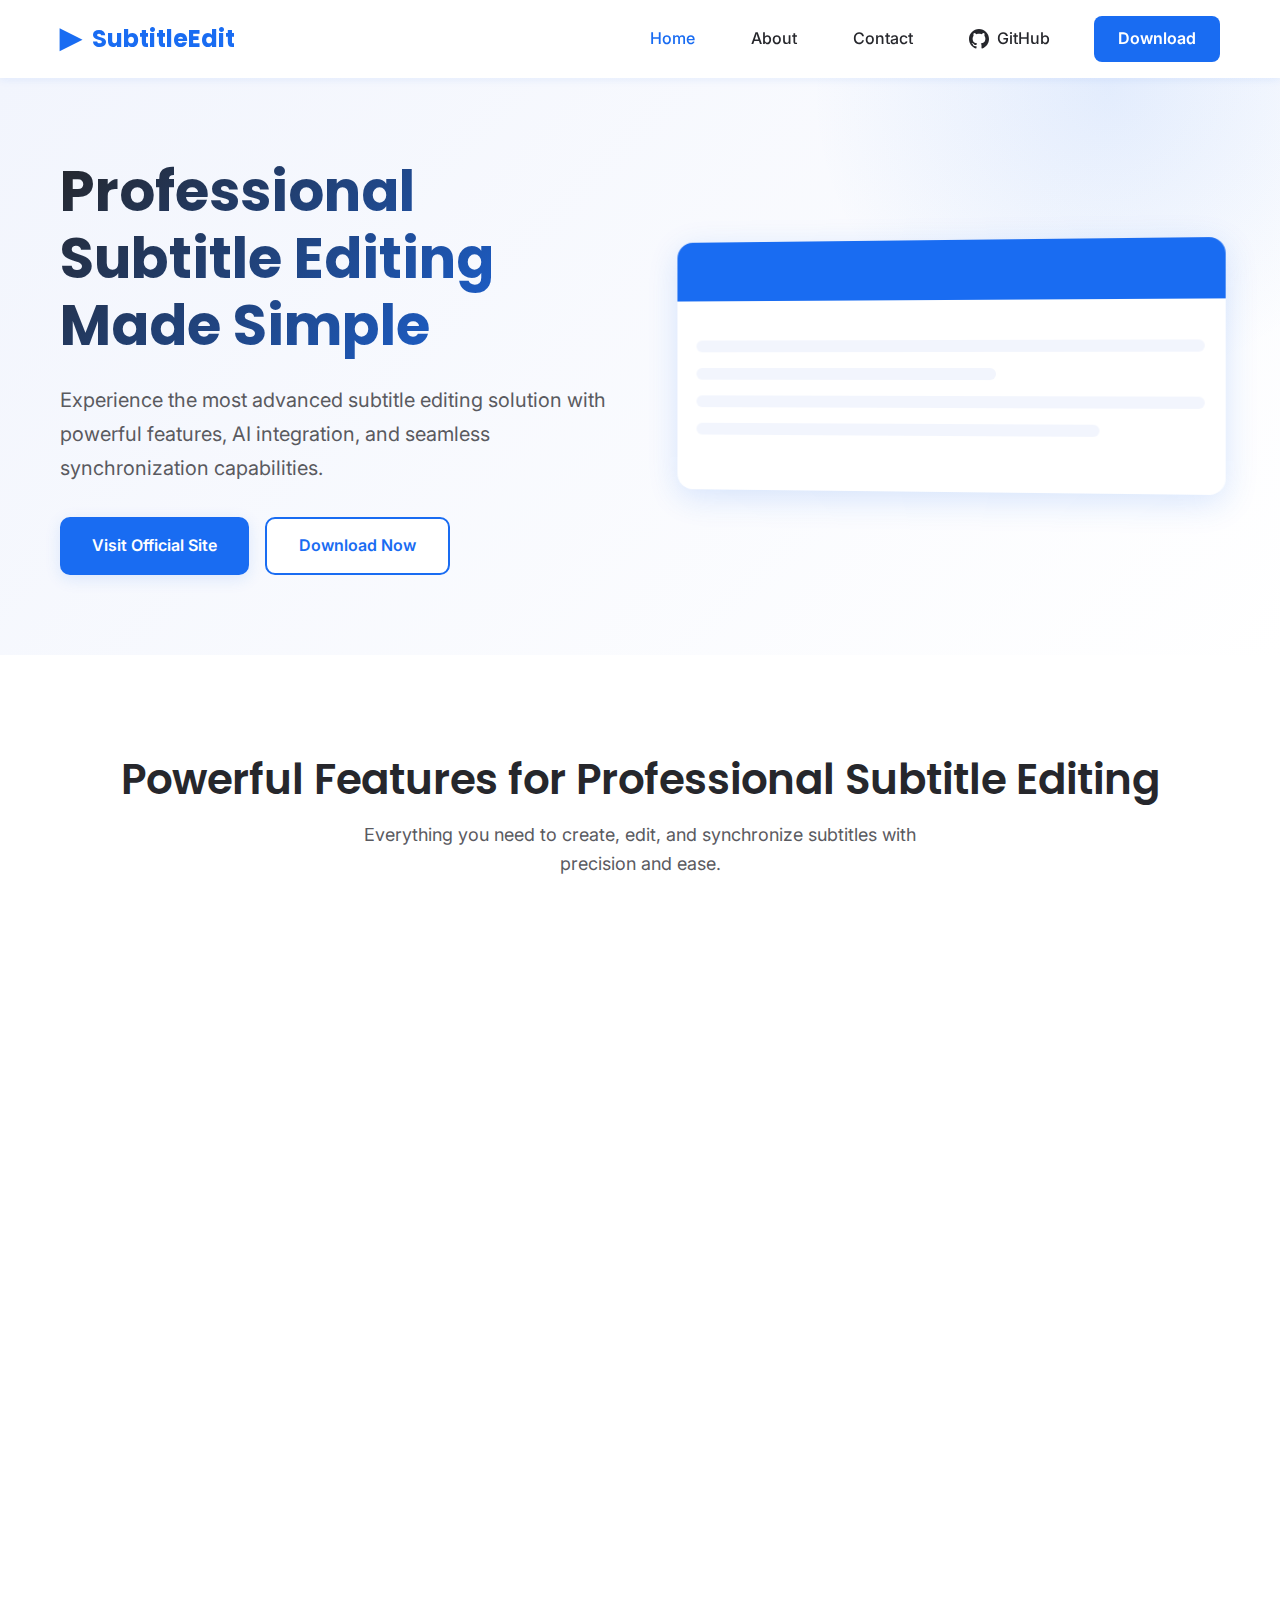
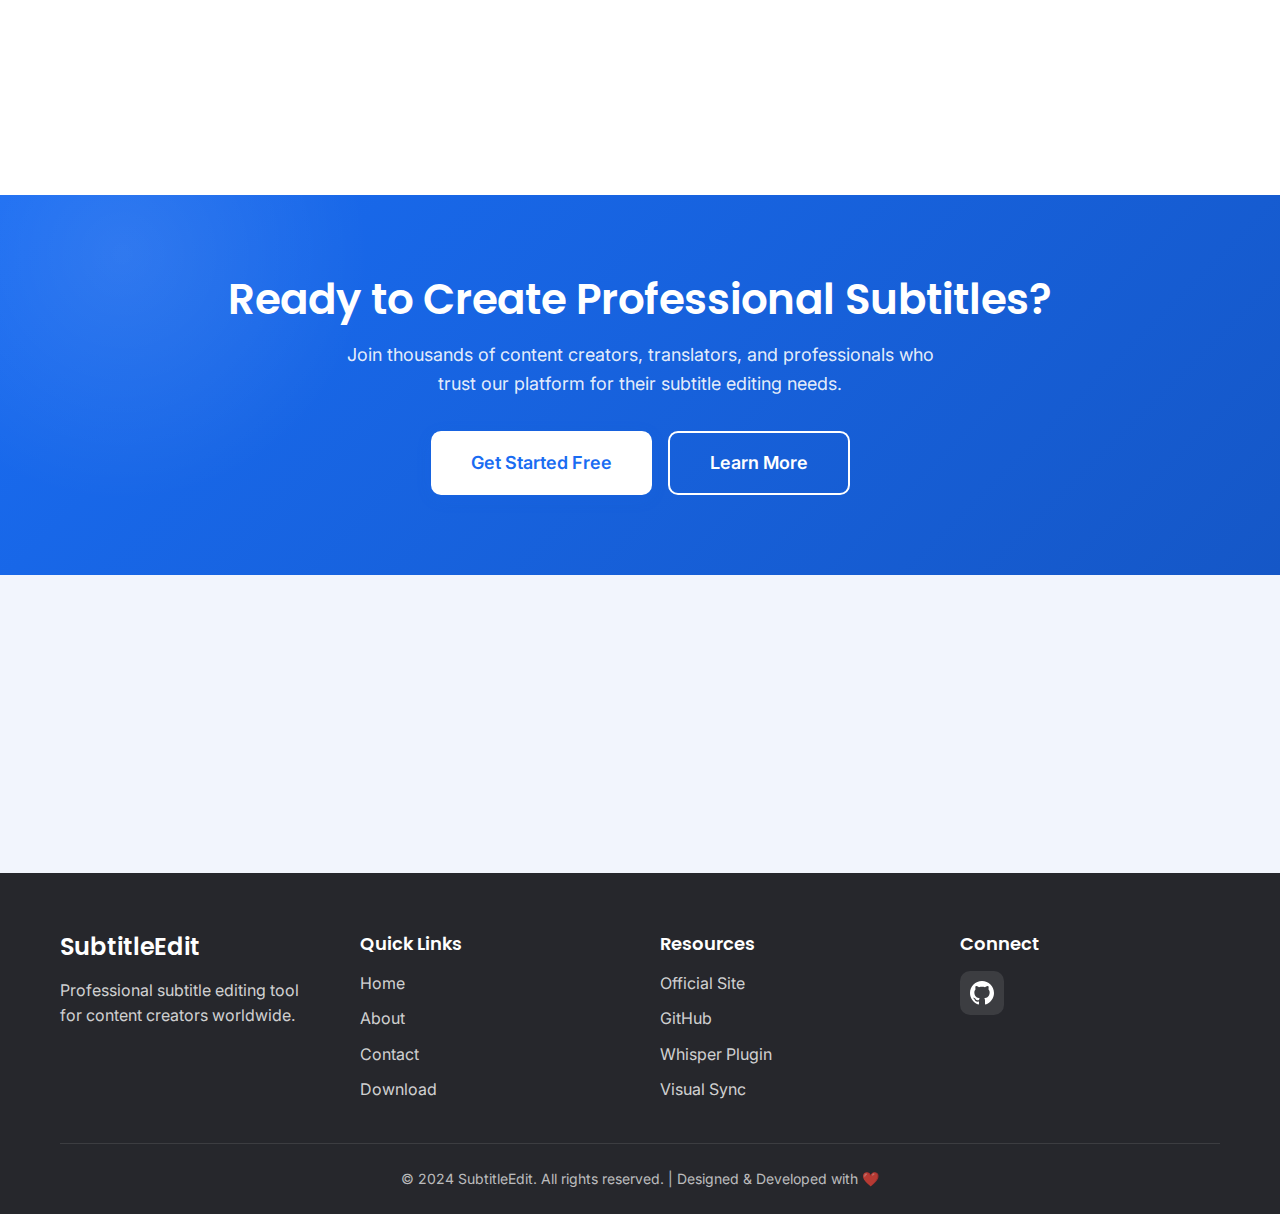
<file: index.html>
<!DOCTYPE html>
<html lang="en">
<head>
    <meta charset="UTF-8">
    <meta name="viewport" content="width=device-width, initial-scale=1.0">
    <meta name="description" content="Professional subtitle editing tool with advanced features including Whisper plugin integration and visual sync capabilities.">
    <title>Subtitle Edit Pro - Professional Subtitle Editing Tool</title>
    <link rel="stylesheet" href="style.css">
    <link rel="preconnect" href="https://fonts.googleapis.com">
    <link rel="preconnect" href="https://fonts.gstatic.com" crossorigin>
    <link href="https://fonts.googleapis.com/css2?family=Inter:wght@300;400;500;600;700&family=Poppins:wght@400;500;600;700&display=swap" rel="stylesheet">
</head>
<body>
    <header class="header">
        <nav class="navbar">
            <div class="container">
                <div class="nav-wrapper">
                    <a href="index.html" class="logo">
                        <span class="logo-icon">▶</span>
                        <span class="logo-text">SubtitleEdit</span>
                    </a>
                    <button class="mobile-toggle" aria-label="Toggle navigation">
                        <span></span>
                        <span></span>
                        <span></span>
                    </button>
                    <ul class="nav-menu">
                        <li><a href="index.html" class="nav-link active">Home</a></li>
                        <li><a href="about.html" class="nav-link">About</a></li>
                        <li><a href="contact.html" class="nav-link">Contact</a></li>
                        <li><a href="https://github.com/isabellagreen968/SubtitleEdit" target="_blank" class="nav-link github-link">
                            <svg width="20" height="20" viewBox="0 0 24 24" fill="currentColor">
                                <path d="M12 0c-6.626 0-12 5.373-12 12 0 5.302 3.438 9.8 8.207 11.387.599.111.793-.261.793-.577v-2.234c-3.338.726-4.033-1.416-4.033-1.416-.546-1.387-1.333-1.756-1.333-1.756-1.089-.745.083-.729.083-.729 1.205.084 1.839 1.237 1.839 1.237 1.07 1.834 2.807 1.304 3.492.997.107-.775.418-1.305.762-1.604-2.665-.305-5.467-1.334-5.467-5.931 0-1.311.469-2.381 1.236-3.221-.124-.303-.535-1.524.117-3.176 0 0 1.008-.322 3.301 1.23.957-.266 1.983-.399 3.003-.404 1.02.005 2.047.138 3.006.404 2.291-1.552 3.297-1.23 3.297-1.23.653 1.653.242 2.874.118 3.176.77.84 1.235 1.911 1.235 3.221 0 4.609-2.807 5.624-5.479 5.921.43.372.823 1.102.823 2.222v3.293c0 .319.192.694.801.576 4.765-1.589 8.199-6.086 8.199-11.386 0-6.627-5.373-12-12-12z"/>
                            </svg>
                            GitHub
                        </a></li>
                        <li><a href="download.html" class="nav-link btn-download">Download</a></li>
                    </ul>
                </div>
            </div>
        </nav>
    </header>

    <main>
        <section class="hero">
            <div class="container">
                <div class="hero-content">
                    <div class="hero-text">
                        <h1 class="hero-title">Professional Subtitle Editing Made Simple</h1>
                        <p class="hero-description">Experience the most advanced subtitle editing solution with powerful features, AI integration, and seamless synchronization capabilities.</p>
                        <div class="hero-buttons">
                            <a href="https://subtitleedit.net/" target="_blank" class="btn btn-primary">Visit Official Site</a>
                            <a href="download.html" class="btn btn-secondary">Download Now</a>
                        </div>
                    </div>
                    <div class="hero-image">
                        <div class="hero-card">
                            <div class="card-header"></div>
                            <div class="card-content">
                                <div class="subtitle-line"></div>
                                <div class="subtitle-line short"></div>
                                <div class="subtitle-line"></div>
                                <div class="subtitle-line medium"></div>
                            </div>
                        </div>
                    </div>
                </div>
            </div>
        </section>

        <section class="features">
            <div class="container">
                <div class="section-header">
                    <h2 class="section-title">Powerful Features for Professional Subtitle Editing</h2>
                    <p class="section-description">Everything you need to create, edit, and synchronize subtitles with precision and ease.</p>
                </div>
                <div class="features-grid">
                    <div class="feature-card">
                        <div class="feature-icon">
                            <svg width="40" height="40" viewBox="0 0 24 24" fill="none" stroke="currentColor" stroke-width="2">
                                <path d="M12 2L2 7l10 5 10-5-10-5z"/>
                                <path d="M2 17l10 5 10-5"/>
                                <path d="M2 12l10 5 10-5"/>
                            </svg>
                        </div>
                        <h3 class="feature-title">Advanced Editing Tools</h3>
                        <p class="feature-description">The <a href="https://subtitleedit.net/" class="inline-link">subtitle edit pro</a> platform offers comprehensive editing capabilities with an intuitive interface, making professional subtitle creation accessible to everyone.</p>
                    </div>
                    <div class="feature-card">
                        <div class="feature-icon">
                            <svg width="40" height="40" viewBox="0 0 24 24" fill="none" stroke="currentColor" stroke-width="2">
                                <circle cx="12" cy="12" r="10"/>
                                <polyline points="12 6 12 12 16 14"/>
                            </svg>
                        </div>
                        <h3 class="feature-title">AI-Powered Transcription</h3>
                        <p class="feature-description">Leverage cutting-edge AI technology with the <a href="https://subtitleedit.net/subtitle-edit-whisper/" class="inline-link">subtitle edit whisper plugin</a>, enabling automatic speech recognition and transcription for faster subtitle generation with exceptional accuracy.</p>
                    </div>
                    <div class="feature-card">
                        <div class="feature-icon">
                            <svg width="40" height="40" viewBox="0 0 24 24" fill="none" stroke="currentColor" stroke-width="2">
                                <path d="M23 7l-7 5 7 5V7z"/>
                                <rect x="1" y="5" width="15" height="14" rx="2" ry="2"/>
                            </svg>
                        </div>
                        <h3 class="feature-title">Visual Synchronization</h3>
                        <p class="feature-description">Perfect timing made easy with <a href="https://subtitleedit.net/synchronizing-subtitles-with-subtitle-edit/" class="inline-link">subtitle edit visual sync</a> technology, allowing you to align subtitles precisely with audio and video waveforms for professional results.</p>
                    </div>
                    <div class="feature-card">
                        <div class="feature-icon">
                            <svg width="40" height="40" viewBox="0 0 24 24" fill="none" stroke="currentColor" stroke-width="2">
                                <polyline points="16 18 22 12 16 6"/>
                                <polyline points="8 6 2 12 8 18"/>
                            </svg>
                        </div>
                        <h3 class="feature-title">Multiple Format Support</h3>
                        <p class="feature-description">Work seamlessly with over 200 subtitle formats including SRT, ASS, SSA, VTT, and more. Import, export, and convert between formats effortlessly.</p>
                    </div>
                    <div class="feature-card">
                        <div class="feature-icon">
                            <svg width="40" height="40" viewBox="0 0 24 24" fill="none" stroke="currentColor" stroke-width="2">
                                <path d="M21 16V8a2 2 0 0 0-1-1.73l-7-4a2 2 0 0 0-2 0l-7 4A2 2 0 0 0 3 8v8a2 2 0 0 0 1 1.73l7 4a2 2 0 0 0 2 0l7-4A2 2 0 0 0 21 16z"/>
                                <polyline points="3.27 6.96 12 12.01 20.73 6.96"/>
                                <line x1="12" y1="22.08" x2="12" y2="12"/>
                            </svg>
                        </div>
                        <h3 class="feature-title">Spell Check & Translation</h3>
                        <p class="feature-description">Built-in spell checking, auto-translation, and multi-language support ensure your subtitles are error-free and accessible to global audiences.</p>
                    </div>
                    <div class="feature-card">
                        <div class="feature-icon">
                            <svg width="40" height="40" viewBox="0 0 24 24" fill="none" stroke="currentColor" stroke-width="2">
                                <rect x="3" y="3" width="18" height="18" rx="2" ry="2"/>
                                <line x1="9" y1="9" x2="15" y2="15"/>
                                <line x1="15" y1="9" x2="9" y2="15"/>
                            </svg>
                        </div>
                        <h3 class="feature-title">Waveform Visualization</h3>
                        <p class="feature-description">Visual audio waveform display helps you identify speech patterns and adjust timing with pixel-perfect precision for professional-grade subtitles.</p>
                    </div>
                </div>
            </div>
        </section>

        <section class="cta-section">
            <div class="container">
                <div class="cta-content">
                    <h2 class="cta-title">Ready to Create Professional Subtitles?</h2>
                    <p class="cta-description">Join thousands of content creators, translators, and professionals who trust our platform for their subtitle editing needs.</p>
                    <div class="cta-buttons">
                        <a href="download.html" class="btn btn-primary btn-large">Get Started Free</a>
                        <a href="about.html" class="btn btn-outline btn-large">Learn More</a>
                    </div>
                </div>
            </div>
        </section>

        <section class="info-section">
            <div class="container">
                <div class="info-grid">
                    <div class="info-card">
                        <div class="info-number">200+</div>
                        <div class="info-label">Subtitle Formats</div>
                    </div>
                    <div class="info-card">
                        <div class="info-number">100K+</div>
                        <div class="info-label">Active Users</div>
                    </div>
                    <div class="info-card">
                        <div class="info-number">50+</div>
                        <div class="info-label">Languages</div>
                    </div>
                    <div class="info-card">
                        <div class="info-number">Free</div>
                        <div class="info-label">Open Source</div>
                    </div>
                </div>
            </div>
        </section>
    </main>

    <footer class="footer">
        <div class="container">
            <div class="footer-content">
                <div class="footer-section">
                    <h3 class="footer-title">SubtitleEdit</h3>
                    <p class="footer-description">Professional subtitle editing tool for content creators worldwide.</p>
                </div>
                <div class="footer-section">
                    <h4 class="footer-heading">Quick Links</h4>
                    <ul class="footer-links">
                        <li><a href="index.html">Home</a></li>
                        <li><a href="about.html">About</a></li>
                        <li><a href="contact.html">Contact</a></li>
                        <li><a href="download.html">Download</a></li>
                    </ul>
                </div>
                <div class="footer-section">
                    <h4 class="footer-heading">Resources</h4>
                    <ul class="footer-links">
                        <li><a href="https://subtitleedit.net/" target="_blank">Official Site</a></li>
                        <li><a href="https://github.com/isabellagreen968/SubtitleEdit" target="_blank">GitHub</a></li>
                        <li><a href="https://subtitleedit.net/subtitle-edit-whisper/" target="_blank">Whisper Plugin</a></li>
                        <li><a href="https://subtitleedit.net/synchronizing-subtitles-with-subtitle-edit/" target="_blank">Visual Sync</a></li>
                    </ul>
                </div>
                <div class="footer-section">
                    <h4 class="footer-heading">Connect</h4>
                    <div class="social-links">
                        <a href="https://github.com/isabellagreen968/SubtitleEdit" target="_blank" class="social-link" aria-label="GitHub">
                            <svg width="24" height="24" viewBox="0 0 24 24" fill="currentColor">
                                <path d="M12 0c-6.626 0-12 5.373-12 12 0 5.302 3.438 9.8 8.207 11.387.599.111.793-.261.793-.577v-2.234c-3.338.726-4.033-1.416-4.033-1.416-.546-1.387-1.333-1.756-1.333-1.756-1.089-.745.083-.729.083-.729 1.205.084 1.839 1.237 1.839 1.237 1.07 1.834 2.807 1.304 3.492.997.107-.775.418-1.305.762-1.604-2.665-.305-5.467-1.334-5.467-5.931 0-1.311.469-2.381 1.236-3.221-.124-.303-.535-1.524.117-3.176 0 0 1.008-.322 3.301 1.23.957-.266 1.983-.399 3.003-.404 1.02.005 2.047.138 3.006.404 2.291-1.552 3.297-1.23 3.297-1.23.653 1.653.242 2.874.118 3.176.77.84 1.235 1.911 1.235 3.221 0 4.609-2.807 5.624-5.479 5.921.43.372.823 1.102.823 2.222v3.293c0 .319.192.694.801.576 4.765-1.589 8.199-6.086 8.199-11.386 0-6.627-5.373-12-12-12z"/>
                            </svg>
                        </a>
                    </div>
                </div>
            </div>
            <div class="footer-bottom">
                <p>&copy; 2024 SubtitleEdit. All rights reserved. | Designed & Developed with ❤️</p>
            </div>
        </div>
    </footer>

    <script src="script.js"></script>
</body>
</html>
</file>
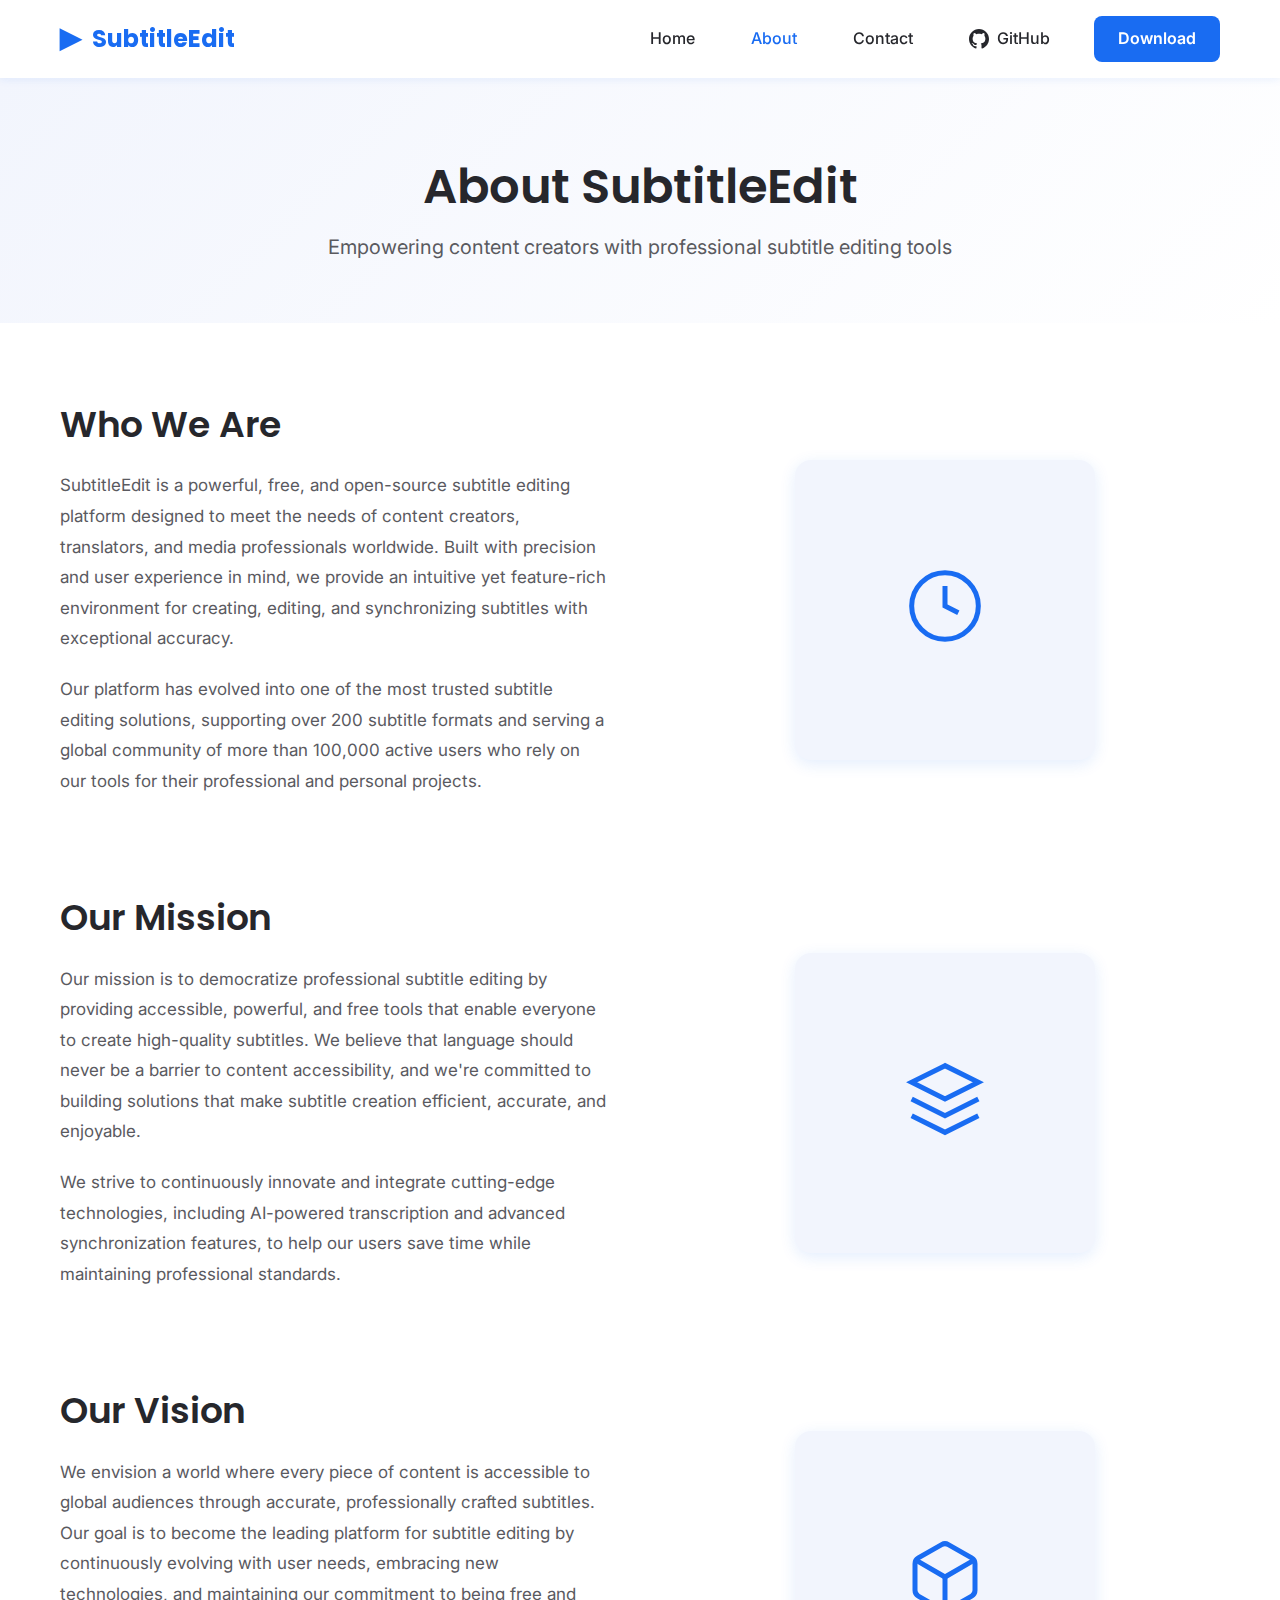
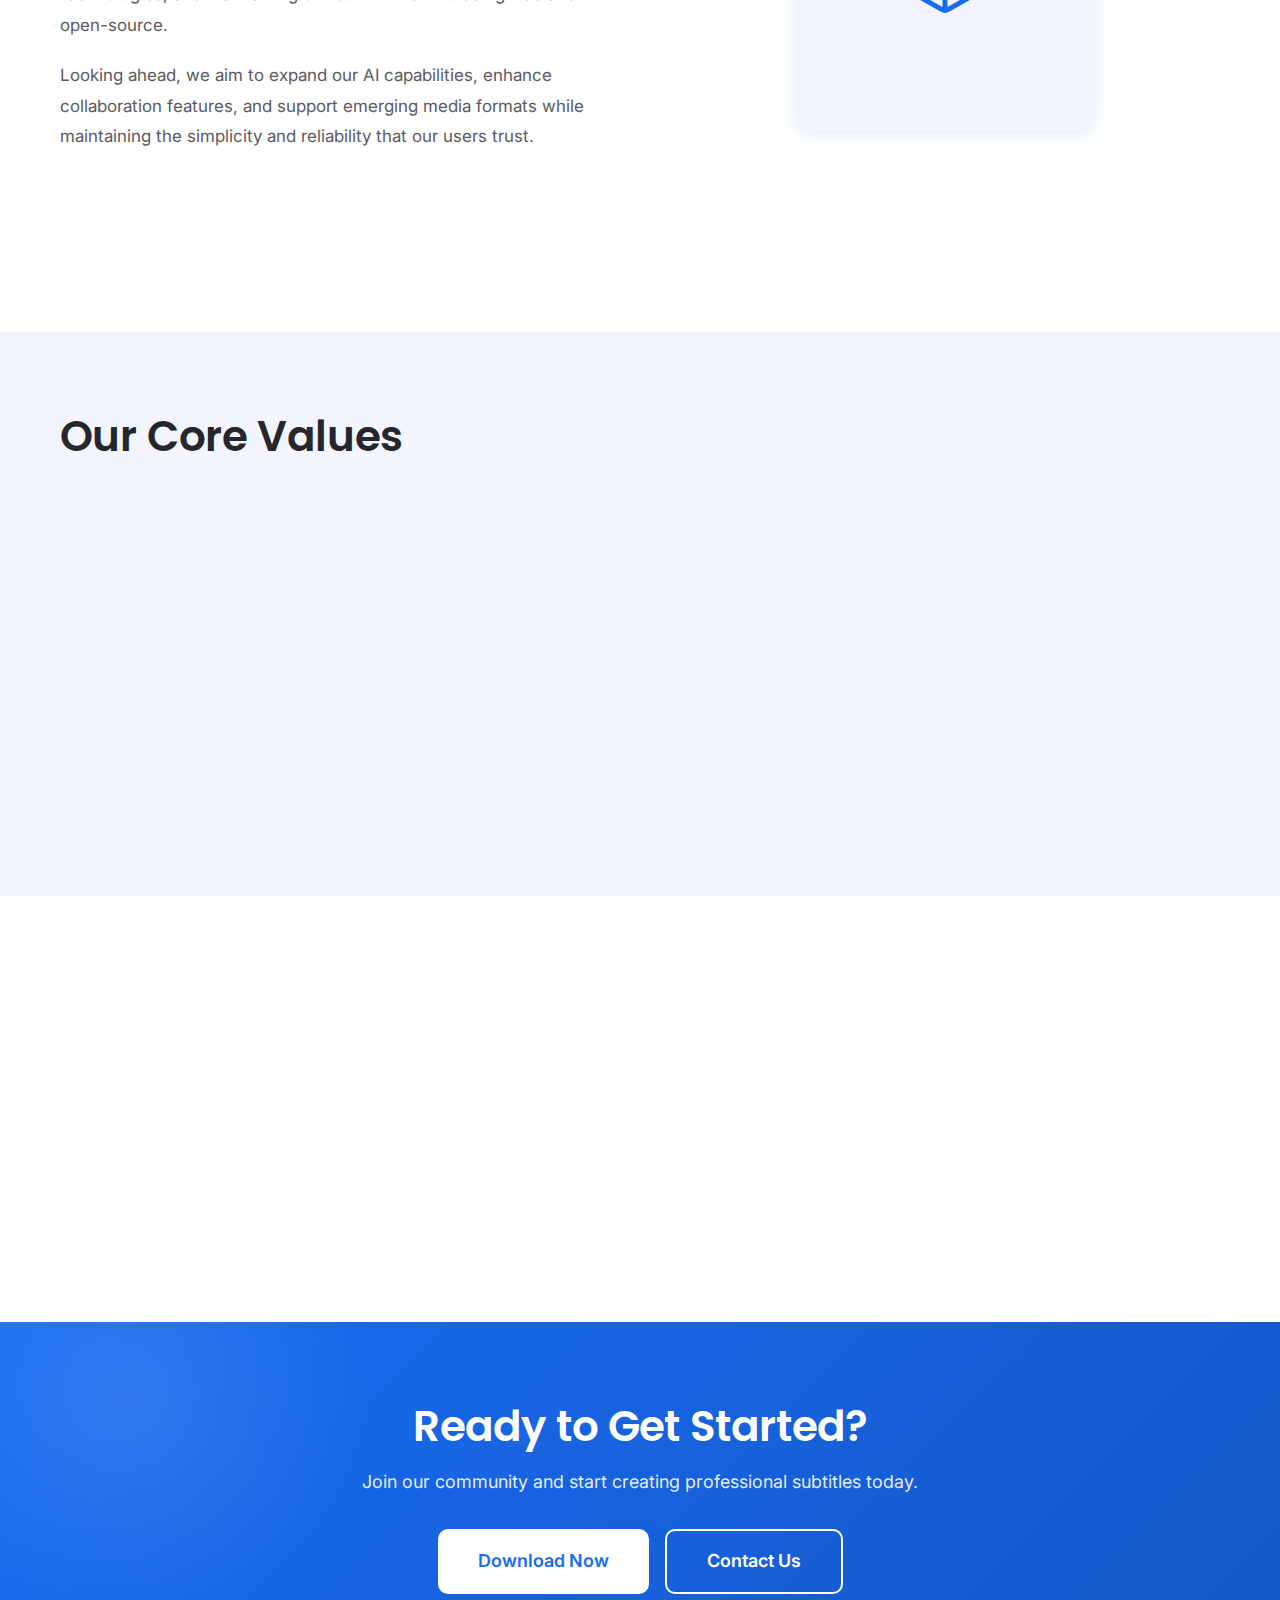
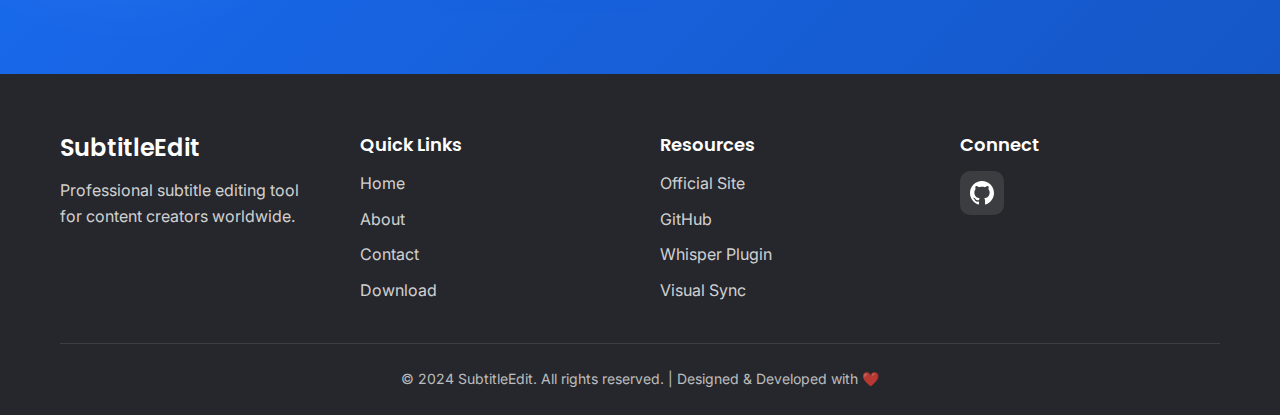
<file: about.html>
<!DOCTYPE html>
<html lang="en">
<head>
    <meta charset="UTF-8">
    <meta name="viewport" content="width=device-width, initial-scale=1.0">
    <meta name="description" content="Learn about SubtitleEdit - a professional, open-source subtitle editing platform trusted by content creators worldwide.">
    <title>About Us - SubtitleEdit</title>
    <link rel="stylesheet" href="style.css">
    <link rel="preconnect" href="https://fonts.googleapis.com">
    <link rel="preconnect" href="https://fonts.gstatic.com" crossorigin>
    <link href="https://fonts.googleapis.com/css2?family=Inter:wght@300;400;500;600;700&family=Poppins:wght@400;500;600;700&display=swap" rel="stylesheet">
</head>
<body>
    <header class="header">
        <nav class="navbar">
            <div class="container">
                <div class="nav-wrapper">
                    <a href="index.html" class="logo">
                        <span class="logo-icon">▶</span>
                        <span class="logo-text">SubtitleEdit</span>
                    </a>
                    <button class="mobile-toggle" aria-label="Toggle navigation">
                        <span></span>
                        <span></span>
                        <span></span>
                    </button>
                    <ul class="nav-menu">
                        <li><a href="index.html" class="nav-link">Home</a></li>
                        <li><a href="about.html" class="nav-link active">About</a></li>
                        <li><a href="contact.html" class="nav-link">Contact</a></li>
                        <li><a href="https://github.com/isabellagreen968/SubtitleEdit" target="_blank" class="nav-link github-link">
                            <svg width="20" height="20" viewBox="0 0 24 24" fill="currentColor">
                                <path d="M12 0c-6.626 0-12 5.373-12 12 0 5.302 3.438 9.8 8.207 11.387.599.111.793-.261.793-.577v-2.234c-3.338.726-4.033-1.416-4.033-1.416-.546-1.387-1.333-1.756-1.333-1.756-1.089-.745.083-.729.083-.729 1.205.084 1.839 1.237 1.839 1.237 1.07 1.834 2.807 1.304 3.492.997.107-.775.418-1.305.762-1.604-2.665-.305-5.467-1.334-5.467-5.931 0-1.311.469-2.381 1.236-3.221-.124-.303-.535-1.524.117-3.176 0 0 1.008-.322 3.301 1.23.957-.266 1.983-.399 3.003-.404 1.02.005 2.047.138 3.006.404 2.291-1.552 3.297-1.23 3.297-1.23.653 1.653.242 2.874.118 3.176.77.84 1.235 1.911 1.235 3.221 0 4.609-2.807 5.624-5.479 5.921.43.372.823 1.102.823 2.222v3.293c0 .319.192.694.801.576 4.765-1.589 8.199-6.086 8.199-11.386 0-6.627-5.373-12-12-12z"/>
                            </svg>
                            GitHub
                        </a></li>
                        <li><a href="download.html" class="nav-link btn-download">Download</a></li>
                    </ul>
                </div>
            </div>
        </nav>
    </header>

    <main>
        <section class="page-hero">
            <div class="container">
                <h1 class="page-title">About SubtitleEdit</h1>
                <p class="page-subtitle">Empowering content creators with professional subtitle editing tools</p>
            </div>
        </section>

        <section class="about-content">
            <div class="container">
                <div class="content-section">
                    <div class="content-text">
                        <h2 class="content-title">Who We Are</h2>
                        <p class="content-paragraph">SubtitleEdit is a powerful, free, and open-source subtitle editing platform designed to meet the needs of content creators, translators, and media professionals worldwide. Built with precision and user experience in mind, we provide an intuitive yet feature-rich environment for creating, editing, and synchronizing subtitles with exceptional accuracy.</p>
                        <p class="content-paragraph">Our platform has evolved into one of the most trusted subtitle editing solutions, supporting over 200 subtitle formats and serving a global community of more than 100,000 active users who rely on our tools for their professional and personal projects.</p>
                    </div>
                    <div class="content-visual">
                        <div class="visual-box">
                            <div class="visual-icon">
                                <svg width="80" height="80" viewBox="0 0 24 24" fill="none" stroke="currentColor" stroke-width="1.5">
                                    <circle cx="12" cy="12" r="10"/>
                                    <path d="M12 6v6l4 2"/>
                                </svg>
                            </div>
                        </div>
                    </div>
                </div>

                <div class="content-section reverse">
                    <div class="content-visual">
                        <div class="visual-box">
                            <div class="visual-icon">
                                <svg width="80" height="80" viewBox="0 0 24 24" fill="none" stroke="currentColor" stroke-width="1.5">
                                    <path d="M12 2L2 7l10 5 10-5-10-5z"/>
                                    <path d="M2 17l10 5 10-5"/>
                                    <path d="M2 12l10 5 10-5"/>
                                </svg>
                            </div>
                        </div>
                    </div>
                    <div class="content-text">
                        <h2 class="content-title">Our Mission</h2>
                        <p class="content-paragraph">Our mission is to democratize professional subtitle editing by providing accessible, powerful, and free tools that enable everyone to create high-quality subtitles. We believe that language should never be a barrier to content accessibility, and we're committed to building solutions that make subtitle creation efficient, accurate, and enjoyable.</p>
                        <p class="content-paragraph">We strive to continuously innovate and integrate cutting-edge technologies, including AI-powered transcription and advanced synchronization features, to help our users save time while maintaining professional standards.</p>
                    </div>
                </div>

                <div class="content-section">
                    <div class="content-text">
                        <h2 class="content-title">Our Vision</h2>
                        <p class="content-paragraph">We envision a world where every piece of content is accessible to global audiences through accurate, professionally crafted subtitles. Our goal is to become the leading platform for subtitle editing by continuously evolving with user needs, embracing new technologies, and maintaining our commitment to being free and open-source.</p>
                        <p class="content-paragraph">Looking ahead, we aim to expand our AI capabilities, enhance collaboration features, and support emerging media formats while maintaining the simplicity and reliability that our users trust.</p>
                    </div>
                    <div class="content-visual">
                        <div class="visual-box">
                            <div class="visual-icon">
                                <svg width="80" height="80" viewBox="0 0 24 24" fill="none" stroke="currentColor" stroke-width="1.5">
                                    <path d="M21 16V8a2 2 0 0 0-1-1.73l-7-4a2 2 0 0 0-2 0l-7 4A2 2 0 0 0 3 8v8a2 2 0 0 0 1 1.73l7 4a2 2 0 0 0 2 0l7-4A2 2 0 0 0 21 16z"/>
                                    <polyline points="3.27 6.96 12 12.01 20.73 6.96"/>
                                    <line x1="12" y1="22.08" x2="12" y2="12"/>
                                </svg>
                            </div>
                        </div>
                    </div>
                </div>
            </div>
        </section>

        <section class="values-section">
            <div class="container">
                <h2 class="section-title">Our Core Values</h2>
                <div class="values-grid">
                    <div class="value-card">
                        <div class="value-icon">🎯</div>
                        <h3 class="value-title">Precision</h3>
                        <p class="value-description">We prioritize accuracy and attention to detail in every feature, ensuring professional-grade results.</p>
                    </div>
                    <div class="value-card">
                        <div class="value-icon">🚀</div>
                        <h3 class="value-title">Innovation</h3>
                        <p class="value-description">We continuously integrate the latest technologies to enhance productivity and user experience.</p>
                    </div>
                    <div class="value-card">
                        <div class="value-icon">🌍</div>
                        <h3 class="value-title">Accessibility</h3>
                        <p class="value-description">Free, open-source, and available to everyone, breaking down barriers to quality subtitle editing.</p>
                    </div>
                    <div class="value-card">
                        <div class="value-icon">🤝</div>
                        <h3 class="value-title">Community</h3>
                        <p class="value-description">Built by and for users, with community feedback driving our development roadmap.</p>
                    </div>
                </div>
            </div>
        </section>

        <section class="stats-section">
            <div class="container">
                <div class="stats-grid">
                    <div class="stat-card">
                        <div class="stat-number">200+</div>
                        <div class="stat-label">Supported Formats</div>
                        <div class="stat-description">Compatible with all major subtitle file types</div>
                    </div>
                    <div class="stat-card">
                        <div class="stat-number">100K+</div>
                        <div class="stat-label">Active Users</div>
                        <div class="stat-description">Trusted by professionals worldwide</div>
                    </div>
                    <div class="stat-card">
                        <div class="stat-number">50+</div>
                        <div class="stat-label">Languages</div>
                        <div class="stat-description">Multi-language support and translation</div>
                    </div>
                    <div class="stat-card">
                        <div class="stat-number">100%</div>
                        <div class="stat-label">Free & Open Source</div>
                        <div class="stat-description">Always free, forever open</div>
                    </div>
                </div>
            </div>
        </section>

        <section class="cta-section">
            <div class="container">
                <div class="cta-content">
                    <h2 class="cta-title">Ready to Get Started?</h2>
                    <p class="cta-description">Join our community and start creating professional subtitles today.</p>
                    <div class="cta-buttons">
                        <a href="download.html" class="btn btn-primary btn-large">Download Now</a>
                        <a href="contact.html" class="btn btn-outline btn-large">Contact Us</a>
                    </div>
                </div>
            </div>
        </section>
    </main>

    <footer class="footer">
        <div class="container">
            <div class="footer-content">
                <div class="footer-section">
                    <h3 class="footer-title">SubtitleEdit</h3>
                    <p class="footer-description">Professional subtitle editing tool for content creators worldwide.</p>
                </div>
                <div class="footer-section">
                    <h4 class="footer-heading">Quick Links</h4>
                    <ul class="footer-links">
                        <li><a href="index.html">Home</a></li>
                        <li><a href="about.html">About</a></li>
                        <li><a href="contact.html">Contact</a></li>
                        <li><a href="download.html">Download</a></li>
                    </ul>
                </div>
                <div class="footer-section">
                    <h4 class="footer-heading">Resources</h4>
                    <ul class="footer-links">
                        <li><a href="https://subtitleedit.net/" target="_blank">Official Site</a></li>
                        <li><a href="https://github.com/isabellagreen968/SubtitleEdit" target="_blank">GitHub</a></li>
                        <li><a href="https://subtitleedit.net/subtitle-edit-whisper/" target="_blank">Whisper Plugin</a></li>
                        <li><a href="https://subtitleedit.net/synchronizing-subtitles-with-subtitle-edit/" target="_blank">Visual Sync</a></li>
                    </ul>
                </div>
                <div class="footer-section">
                    <h4 class="footer-heading">Connect</h4>
                    <div class="social-links">
                        <a href="https://github.com/isabellagreen968/SubtitleEdit" target="_blank" class="social-link" aria-label="GitHub">
                            <svg width="24" height="24" viewBox="0 0 24 24" fill="currentColor">
                                <path d="M12 0c-6.626 0-12 5.373-12 12 0 5.302 3.438 9.8 8.207 11.387.599.111.793-.261.793-.577v-2.234c-3.338.726-4.033-1.416-4.033-1.416-.546-1.387-1.333-1.756-1.333-1.756-1.089-.745.083-.729.083-.729 1.205.084 1.839 1.237 1.839 1.237 1.07 1.834 2.807 1.304 3.492.997.107-.775.418-1.305.762-1.604-2.665-.305-5.467-1.334-5.467-5.931 0-1.311.469-2.381 1.236-3.221-.124-.303-.535-1.524.117-3.176 0 0 1.008-.322 3.301 1.23.957-.266 1.983-.399 3.003-.404 1.02.005 2.047.138 3.006.404 2.291-1.552 3.297-1.23 3.297-1.23.653 1.653.242 2.874.118 3.176.77.84 1.235 1.911 1.235 3.221 0 4.609-2.807 5.624-5.479 5.921.43.372.823 1.102.823 2.222v3.293c0 .319.192.694.801.576 4.765-1.589 8.199-6.086 8.199-11.386 0-6.627-5.373-12-12-12z"/>
                            </svg>
                        </a>
                    </div>
                </div>
            </div>
            <div class="footer-bottom">
                <p>&copy; 2024 SubtitleEdit. All rights reserved. | Designed & Developed with ❤️</p>
            </div>
        </div>
    </footer>

    <script src="script.js"></script>
</body>
</html>
</file>
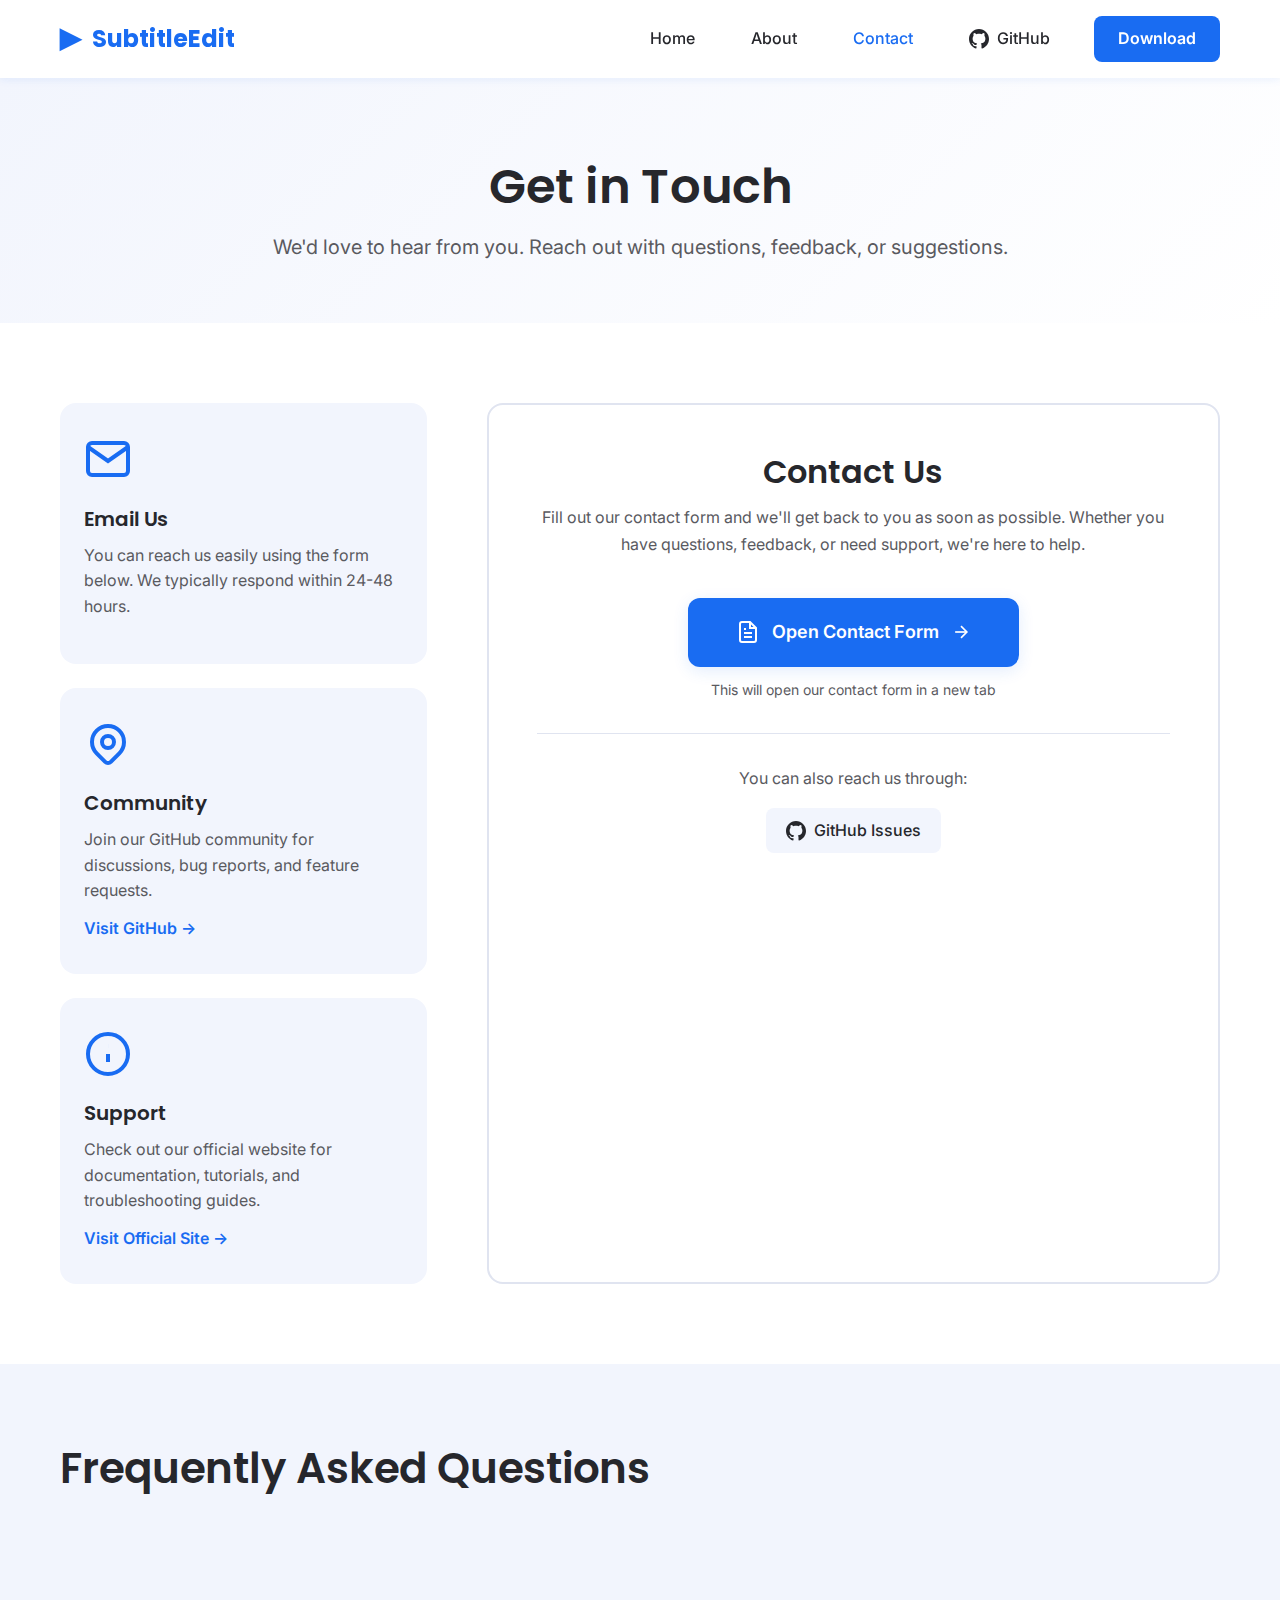
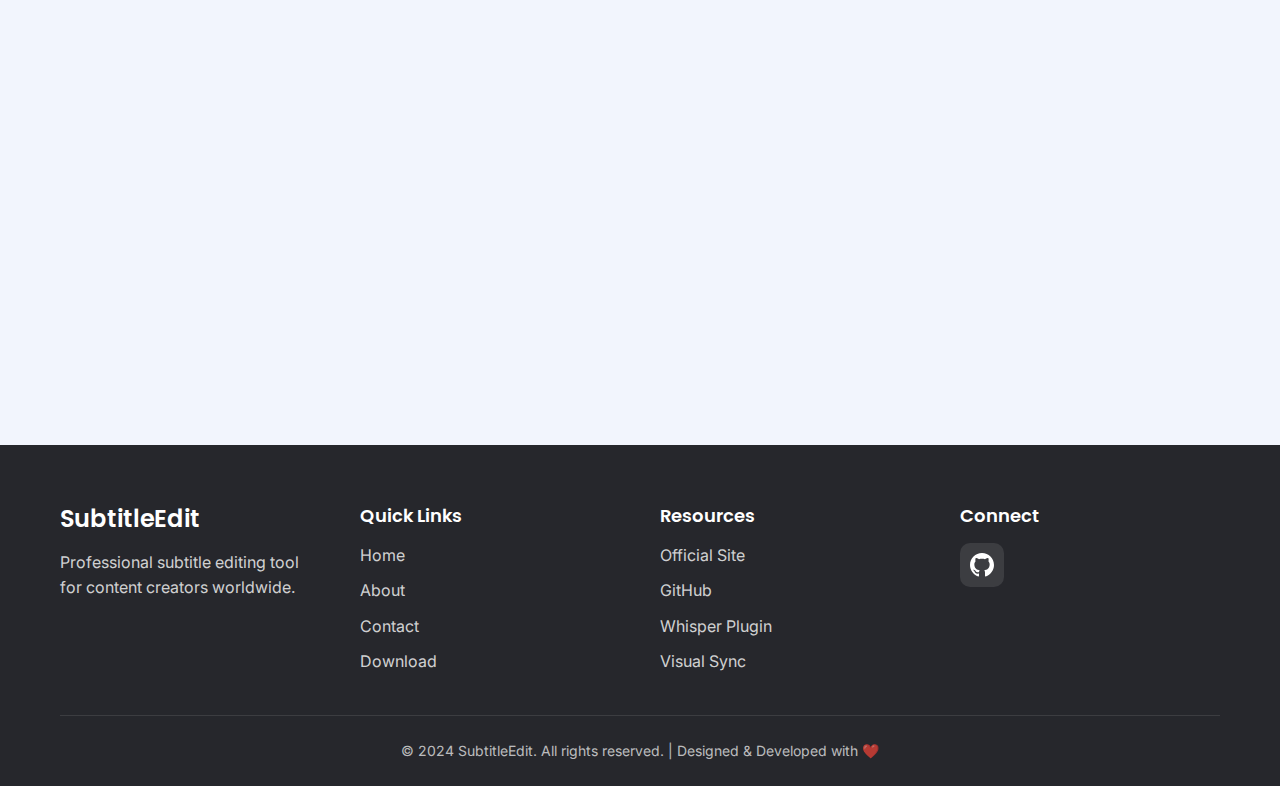
<file: contact.html>
<!DOCTYPE html>
<html lang="en">
<head>
    <meta charset="UTF-8">
    <meta name="viewport" content="width=device-width, initial-scale=1.0">
    <meta name="description" content="Get in touch with the SubtitleEdit team. We're here to help with your questions and feedback.">
    <title>Contact Us - SubtitleEdit</title>
    <link rel="stylesheet" href="style.css">
    <link rel="preconnect" href="https://fonts.googleapis.com">
    <link rel="preconnect" href="https://fonts.gstatic.com" crossorigin>
    <link href="https://fonts.googleapis.com/css2?family=Inter:wght@300;400;500;600;700&family=Poppins:wght@400;500;600;700&display=swap" rel="stylesheet">
</head>
<body>
    <header class="header">
        <nav class="navbar">
            <div class="container">
                <div class="nav-wrapper">
                    <a href="index.html" class="logo">
                        <span class="logo-icon">▶</span>
                        <span class="logo-text">SubtitleEdit</span>
                    </a>
                    <button class="mobile-toggle" aria-label="Toggle navigation">
                        <span></span>
                        <span></span>
                        <span></span>
                    </button>
                    <ul class="nav-menu">
                        <li><a href="index.html" class="nav-link">Home</a></li>
                        <li><a href="about.html" class="nav-link">About</a></li>
                        <li><a href="contact.html" class="nav-link active">Contact</a></li>
                        <li><a href="https://github.com/isabellagreen968/SubtitleEdit" target="_blank" class="nav-link github-link">
                            <svg width="20" height="20" viewBox="0 0 24 24" fill="currentColor">
                                <path d="M12 0c-6.626 0-12 5.373-12 12 0 5.302 3.438 9.8 8.207 11.387.599.111.793-.261.793-.577v-2.234c-3.338.726-4.033-1.416-4.033-1.416-.546-1.387-1.333-1.756-1.333-1.756-1.089-.745.083-.729.083-.729 1.205.084 1.839 1.237 1.839 1.237 1.07 1.834 2.807 1.304 3.492.997.107-.775.418-1.305.762-1.604-2.665-.305-5.467-1.334-5.467-5.931 0-1.311.469-2.381 1.236-3.221-.124-.303-.535-1.524.117-3.176 0 0 1.008-.322 3.301 1.23.957-.266 1.983-.399 3.003-.404 1.02.005 2.047.138 3.006.404 2.291-1.552 3.297-1.23 3.297-1.23.653 1.653.242 2.874.118 3.176.77.84 1.235 1.911 1.235 3.221 0 4.609-2.807 5.624-5.479 5.921.43.372.823 1.102.823 2.222v3.293c0 .319.192.694.801.576 4.765-1.589 8.199-6.086 8.199-11.386 0-6.627-5.373-12-12-12z"/>
                            </svg>
                            GitHub
                        </a></li>
                        <li><a href="download.html" class="nav-link btn-download">Download</a></li>
                    </ul>
                </div>
            </div>
        </nav>
    </header>

    <main>
        <section class="page-hero">
            <div class="container">
                <h1 class="page-title">Get in Touch</h1>
                <p class="page-subtitle">We'd love to hear from you. Reach out with questions, feedback, or suggestions.</p>
            </div>
        </section>

        <section class="contact-section">
            <div class="container">
                <div class="contact-wrapper">
                    <div class="contact-info">
                        <div class="contact-card">
                            <div class="contact-icon">
                                <svg width="48" height="48" viewBox="0 0 24 24" fill="none" stroke="currentColor" stroke-width="2">
                                    <path d="M4 4h16c1.1 0 2 .9 2 2v12c0 1.1-.9 2-2 2H4c-1.1 0-2-.9-2-2V6c0-1.1.9-2 2-2z"/>
                                    <polyline points="22,6 12,13 2,6"/>
                                </svg>
                            </div>
                            <h3 class="contact-card-title">Email Us</h3>
                            <p class="contact-card-text">You can reach us easily using the form below. We typically respond within 24-48 hours.</p>
                        </div>

                        <div class="contact-card">
                            <div class="contact-icon">
                                <svg width="48" height="48" viewBox="0 0 24 24" fill="none" stroke="currentColor" stroke-width="2">
                                    <path d="M9 11a3 3 0 1 0 6 0a3 3 0 0 0 -6 0"/>
                                    <path d="M17.657 16.657l-4.243 4.243a2 2 0 0 1 -2.827 0l-4.244 -4.243a8 8 0 1 1 11.314 0z"/>
                                </svg>
                            </div>
                            <h3 class="contact-card-title">Community</h3>
                            <p class="contact-card-text">Join our GitHub community for discussions, bug reports, and feature requests.</p>
                            <a href="https://github.com/isabellagreen968/SubtitleEdit" target="_blank" class="contact-link">Visit GitHub →</a>
                        </div>

                        <div class="contact-card">
                            <div class="contact-icon">
                                <svg width="48" height="48" viewBox="0 0 24 24" fill="none" stroke="currentColor" stroke-width="2">
                                    <circle cx="12" cy="12" r="10"/>
                                    <path d="M12 16v-4"/>
                                    <path d="M12 8h.01"/>
                                </svg>
                            </div>
                            <h3 class="contact-card-title">Support</h3>
                            <p class="contact-card-text">Check out our official website for documentation, tutorials, and troubleshooting guides.</p>
                            <a href="https://subtitleedit.net/" target="_blank" class="contact-link">Visit Official Site →</a>
                        </div>
                    </div>

                    <div class="contact-form-section">
                        <div class="form-header">
                            <h2 class="form-title">Contact Us</h2>
                            <p class="form-description">Fill out our contact form and we'll get back to you as soon as possible. Whether you have questions, feedback, or need support, we're here to help.</p>
                        </div>

                        <div class="form-button-container">
                            <a href="https://docs.google.com/forms/d/e/1FAIpQLSdaGjbXbEM5pCdc8aF65I6QwjO4ccjLwC-N4YqygHo5MaUpMA/viewform?usp=header" 
                               target="_blank" 
                               class="btn-form-open">
                                <svg class="form-icon" width="24" height="24" viewBox="0 0 24 24" fill="none" stroke="currentColor" stroke-width="2">
                                    <path d="M14 2H6a2 2 0 0 0-2 2v16a2 2 0 0 0 2 2h12a2 2 0 0 0 2-2V8z"/>
                                    <polyline points="14 2 14 8 20 8"/>
                                    <line x1="16" y1="13" x2="8" y2="13"/>
                                    <line x1="16" y1="17" x2="8" y2="17"/>
                                    <polyline points="10 9 9 9 8 9"/>
                                </svg>
                                <span class="btn-text">Open Contact Form</span>
                                <svg class="arrow-icon" width="20" height="20" viewBox="0 0 24 24" fill="none" stroke="currentColor" stroke-width="2">
                                    <line x1="5" y1="12" x2="19" y2="12"/>
                                    <polyline points="12 5 19 12 12 19"/>
                                </svg>
                            </a>
                            <p class="form-note">This will open our contact form in a new tab</p>
                        </div>

                        <div class="alternative-contact">
                            <p class="alternative-text">You can also reach us through:</p>
                            <div class="alternative-links">
                                <a href="https://github.com/isabellagreen968/SubtitleEdit" target="_blank" class="alt-link">
                                    <svg width="20" height="20" viewBox="0 0 24 24" fill="currentColor">
                                        <path d="M12 0c-6.626 0-12 5.373-12 12 0 5.302 3.438 9.8 8.207 11.387.599.111.793-.261.793-.577v-2.234c-3.338.726-4.033-1.416-4.033-1.416-.546-1.387-1.333-1.756-1.333-1.756-1.089-.745.083-.729.083-.729 1.205.084 1.839 1.237 1.839 1.237 1.07 1.834 2.807 1.304 3.492.997.107-.775.418-1.305.762-1.604-2.665-.305-5.467-1.334-5.467-5.931 0-1.311.469-2.381 1.236-3.221-.124-.303-.535-1.524.117-3.176 0 0 1.008-.322 3.301 1.23.957-.266 1.983-.399 3.003-.404 1.02.005 2.047.138 3.006.404 2.291-1.552 3.297-1.23 3.297-1.23.653 1.653.242 2.874.118 3.176.77.84 1.235 1.911 1.235 3.221 0 4.609-2.807 5.624-5.479 5.921.43.372.823 1.102.823 2.222v3.293c0 .319.192.694.801.576 4.765-1.589 8.199-6.086 8.199-11.386 0-6.627-5.373-12-12-12z"/>
                                    </svg>
                                    GitHub Issues
                                </a>
                            </div>
                        </div>
                    </div>
                </div>
            </div>
        </section>

        <section class="faq-section">
            <div class="container">
                <h2 class="section-title">Frequently Asked Questions</h2>
                <div class="faq-grid">
                    <div class="faq-item">
                        <h3 class="faq-question">How quickly will I receive a response?</h3>
                        <p class="faq-answer">We typically respond to all inquiries within 24-48 hours during business days.</p>
                    </div>
                    <div class="faq-item">
                        <h3 class="faq-question">What should I include in my message?</h3>
                        <p class="faq-answer">Please provide as much detail as possible about your question or issue, including software version and operating system if reporting a bug.</p>
                    </div>
                    <div class="faq-item">
                        <h3 class="faq-question">Can I request new features?</h3>
                        <p class="faq-answer">Absolutely! We welcome feature requests. Please submit them via GitHub Issues or through the contact form.</p>
                    </div>
                    <div class="faq-item">
                        <h3 class="faq-question">Is technical support available?</h3>
                        <p class="faq-answer">Yes, we provide community support through GitHub and our official website documentation.</p>
                    </div>
                </div>
            </div>
        </section>
    </main>

    <footer class="footer">
        <div class="container">
            <div class="footer-content">
                <div class="footer-section">
                    <h3 class="footer-title">SubtitleEdit</h3>
                    <p class="footer-description">Professional subtitle editing tool for content creators worldwide.</p>
                </div>
                <div class="footer-section">
                    <h4 class="footer-heading">Quick Links</h4>
                    <ul class="footer-links">
                        <li><a href="index.html">Home</a></li>
                        <li><a href="about.html">About</a></li>
                        <li><a href="contact.html">Contact</a></li>
                        <li><a href="download.html">Download</a></li>
                    </ul>
                </div>
                <div class="footer-section">
                    <h4 class="footer-heading">Resources</h4>
                    <ul class="footer-links">
                        <li><a href="https://subtitleedit.net/" target="_blank">Official Site</a></li>
                        <li><a href="https://github.com/isabellagreen968/SubtitleEdit" target="_blank">GitHub</a></li>
                        <li><a href="https://subtitleedit.net/subtitle-edit-whisper/" target="_blank">Whisper Plugin</a></li>
                        <li><a href="https://subtitleedit.net/synchronizing-subtitles-with-subtitle-edit/" target="_blank">Visual Sync</a></li>
                    </ul>
                </div>
                <div class="footer-section">
                    <h4 class="footer-heading">Connect</h4>
                    <div class="social-links">
                        <a href="https://github.com/isabellagreen968/SubtitleEdit" target="_blank" class="social-link" aria-label="GitHub">
                            <svg width="24" height="24" viewBox="0 0 24 24" fill="currentColor">
                                <path d="M12 0c-6.626 0-12 5.373-12 12 0 5.302 3.438 9.8 8.207 11.387.599.111.793-.261.793-.577v-2.234c-3.338.726-4.033-1.416-4.033-1.416-.546-1.387-1.333-1.756-1.333-1.756-1.089-.745.083-.729.083-.729 1.205.084 1.839 1.237 1.839 1.237 1.07 1.834 2.807 1.304 3.492.997.107-.775.418-1.305.762-1.604-2.665-.305-5.467-1.334-5.467-5.931 0-1.311.469-2.381 1.236-3.221-.124-.303-.535-1.524.117-3.176 0 0 1.008-.322 3.301 1.23.957-.266 1.983-.399 3.003-.404 1.02.005 2.047.138 3.006.404 2.291-1.552 3.297-1.23 3.297-1.23.653 1.653.242 2.874.118 3.176.77.84 1.235 1.911 1.235 3.221 0 4.609-2.807 5.624-5.479 5.921.43.372.823 1.102.823 2.222v3.293c0 .319.192.694.801.576 4.765-1.589 8.199-6.086 8.199-11.386 0-6.627-5.373-12-12-12z"/>
                            </svg>
                        </a>
                    </div>
                </div>
            </div>
            <div class="footer-bottom">
                <p>&copy; 2024 SubtitleEdit. All rights reserved. | Designed & Developed with ❤️</p>
            </div>
        </div>
    </footer>

    <script src="script.js"></script>
</body>
</html>
</file>
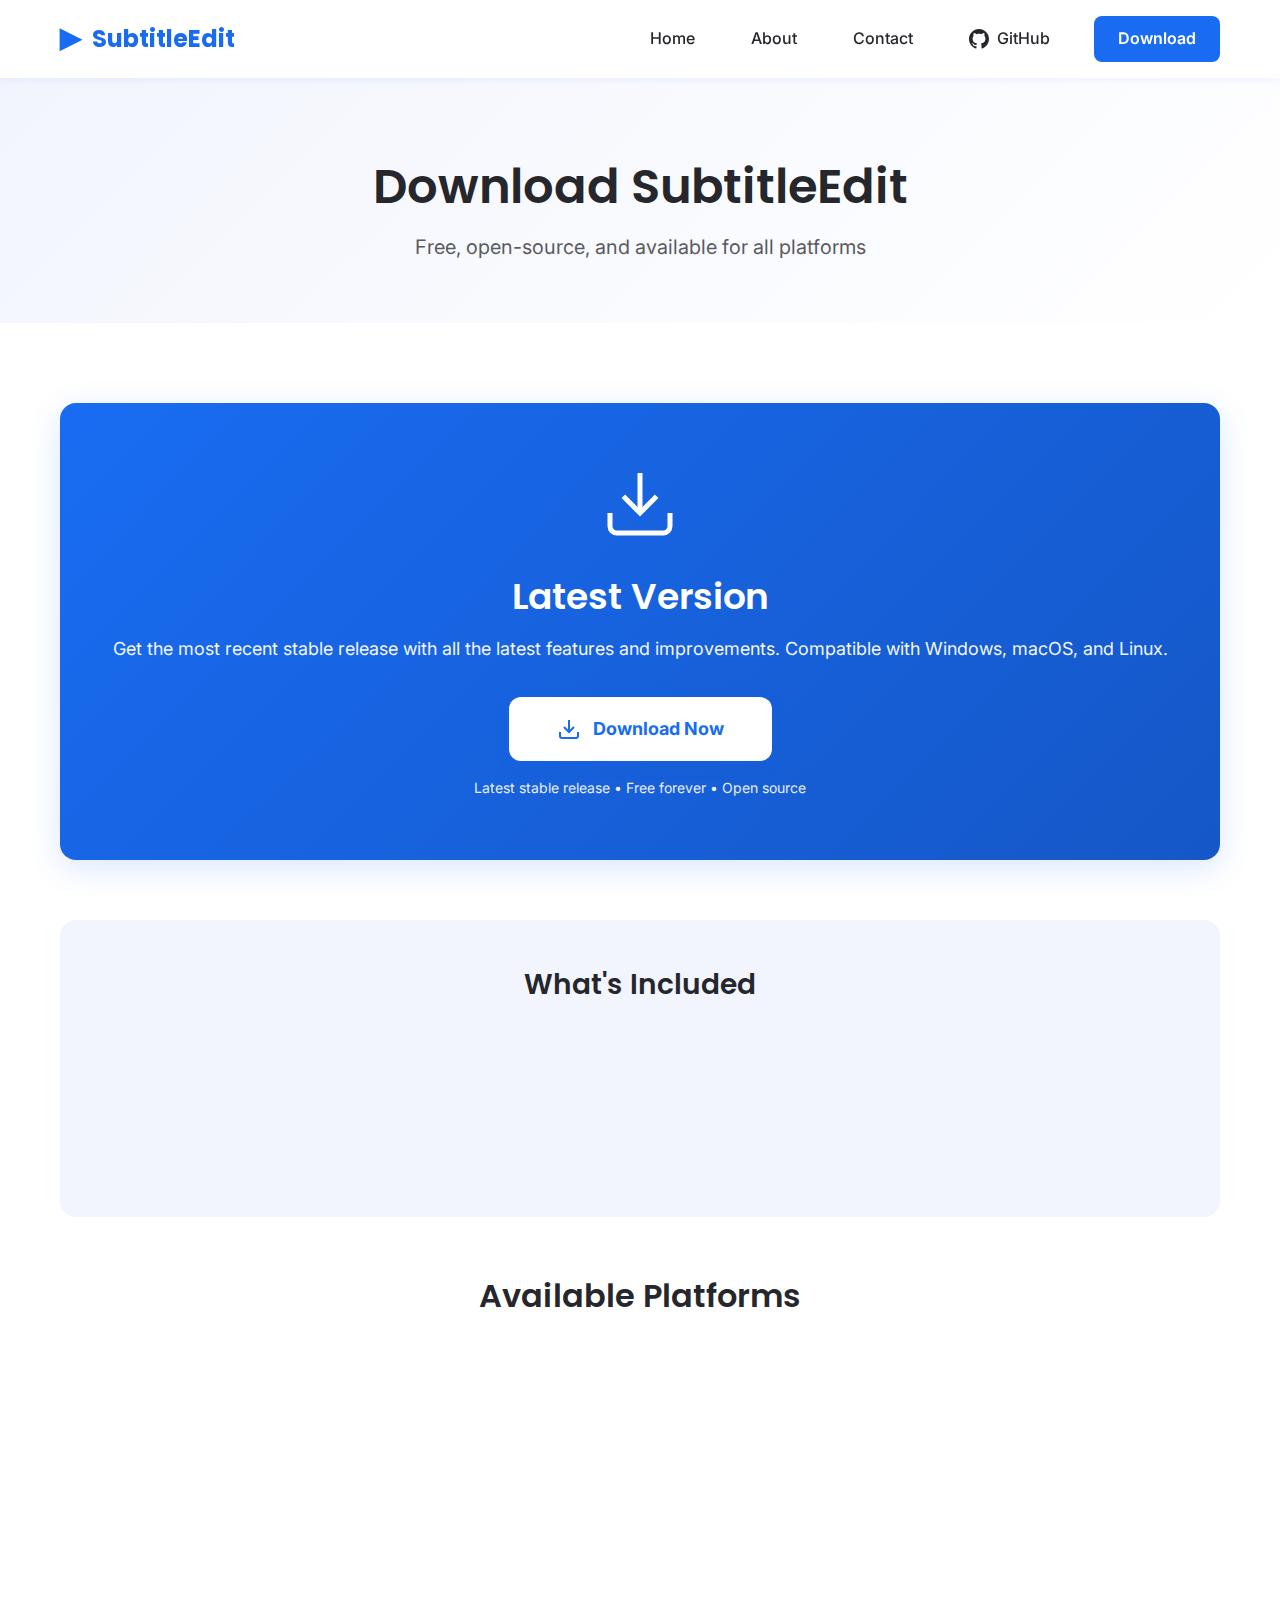
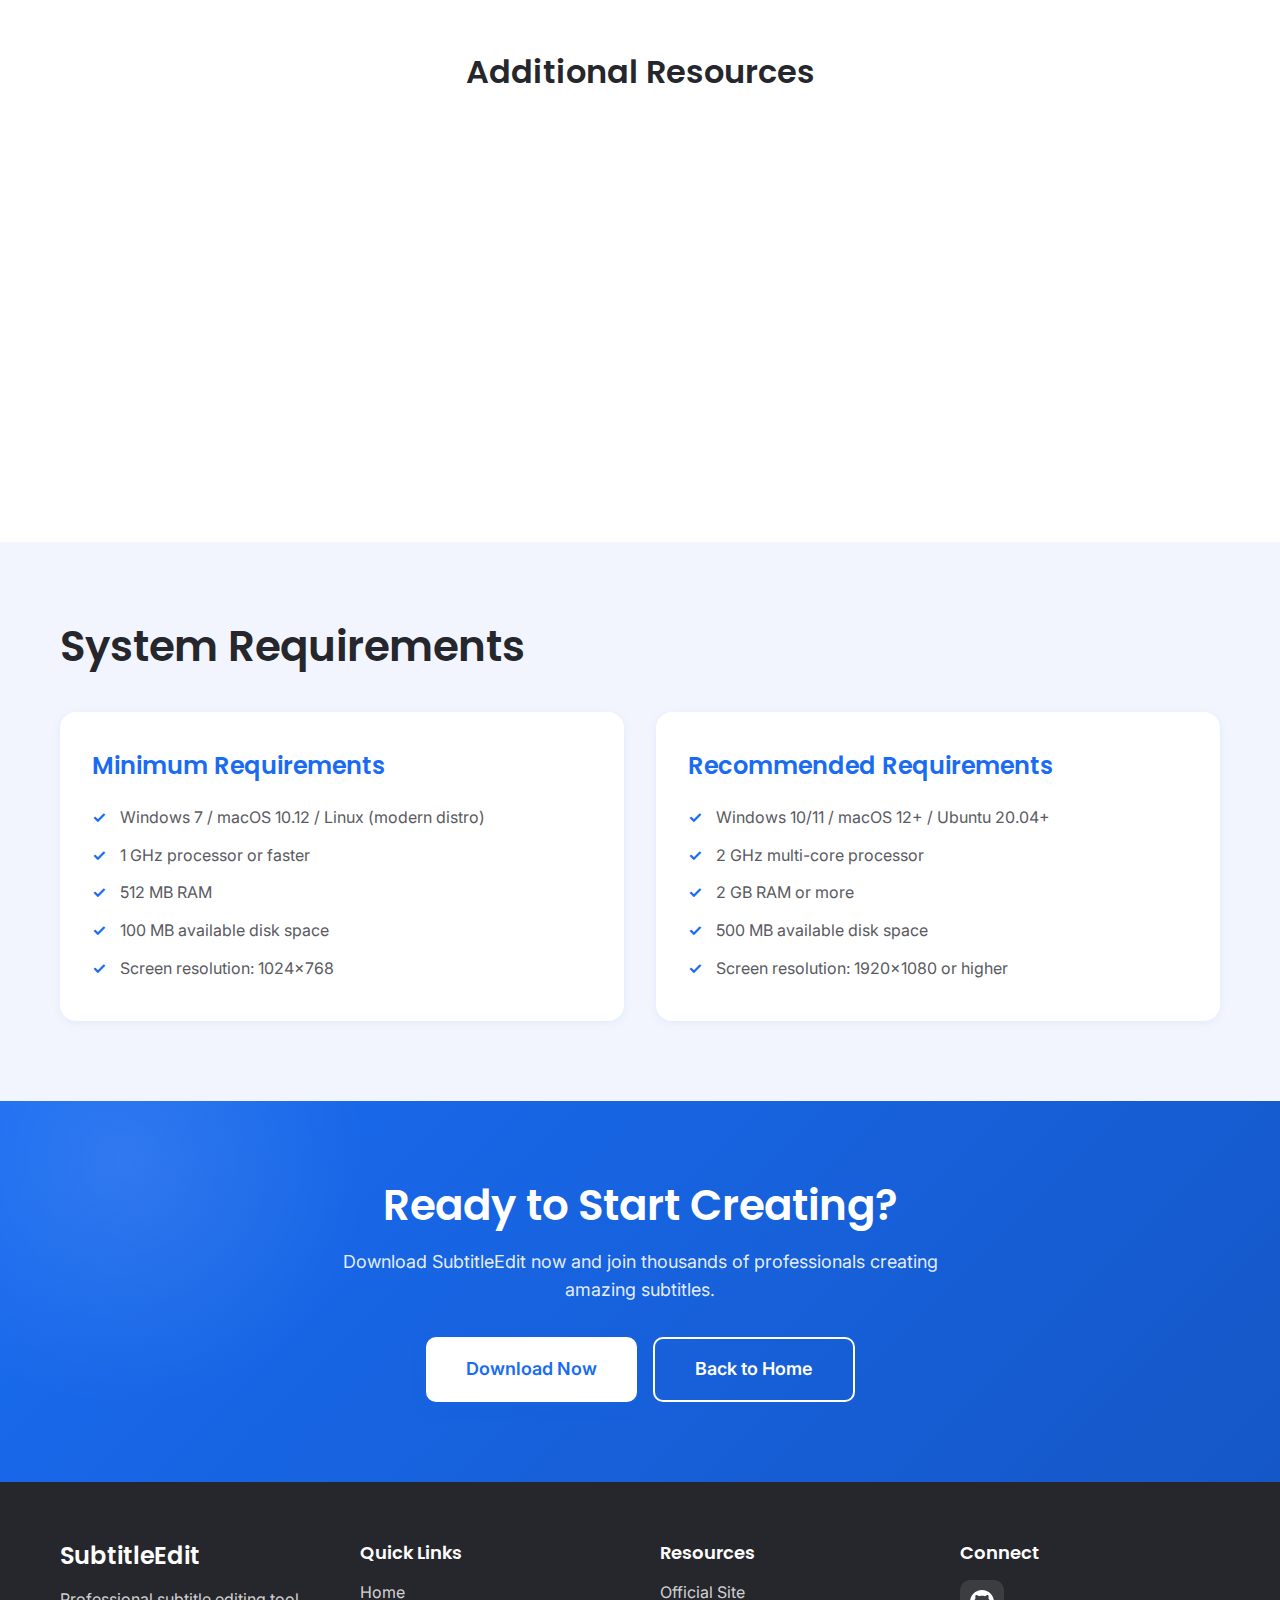
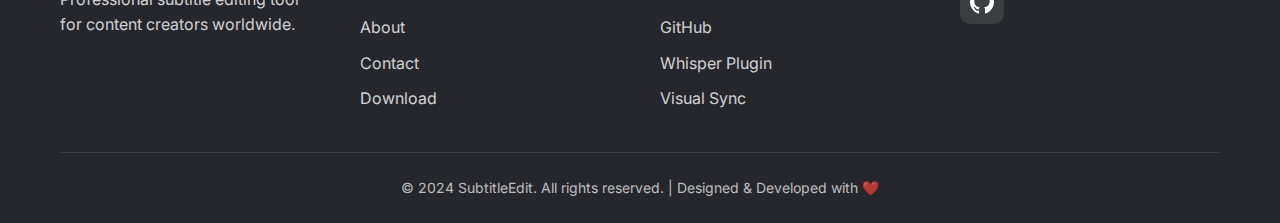
<file: download.html>
<!DOCTYPE html>
<html lang="en">
<head>
    <meta charset="UTF-8">
    <meta name="viewport" content="width=device-width, initial-scale=1.0">
    <meta name="description" content="Download SubtitleEdit - Free, open-source professional subtitle editing software for Windows, Mac, and Linux.">
    <title>Download - SubtitleEdit</title>
    <link rel="stylesheet" href="style.css">
    <link rel="preconnect" href="https://fonts.googleapis.com">
    <link rel="preconnect" href="https://fonts.gstatic.com" crossorigin>
    <link href="https://fonts.googleapis.com/css2?family=Inter:wght@300;400;500;600;700&family=Poppins:wght@400;500;600;700&display=swap" rel="stylesheet">
</head>
<body>
    <header class="header">
        <nav class="navbar">
            <div class="container">
                <div class="nav-wrapper">
                    <a href="index.html" class="logo">
                        <span class="logo-icon">▶</span>
                        <span class="logo-text">SubtitleEdit</span>
                    </a>
                    <button class="mobile-toggle" aria-label="Toggle navigation">
                        <span></span>
                        <span></span>
                        <span></span>
                    </button>
                    <ul class="nav-menu">
                        <li><a href="index.html" class="nav-link">Home</a></li>
                        <li><a href="about.html" class="nav-link">About</a></li>
                        <li><a href="contact.html" class="nav-link">Contact</a></li>
                        <li><a href="https://github.com/isabellagreen968/SubtitleEdit" target="_blank" class="nav-link github-link">
                            <svg width="20" height="20" viewBox="0 0 24 24" fill="currentColor">
                                <path d="M12 0c-6.626 0-12 5.373-12 12 0 5.302 3.438 9.8 8.207 11.387.599.111.793-.261.793-.577v-2.234c-3.338.726-4.033-1.416-4.033-1.416-.546-1.387-1.333-1.756-1.333-1.756-1.089-.745.083-.729.083-.729 1.205.084 1.839 1.237 1.839 1.237 1.07 1.834 2.807 1.304 3.492.997.107-.775.418-1.305.762-1.604-2.665-.305-5.467-1.334-5.467-5.931 0-1.311.469-2.381 1.236-3.221-.124-.303-.535-1.524.117-3.176 0 0 1.008-.322 3.301 1.23.957-.266 1.983-.399 3.003-.404 1.02.005 2.047.138 3.006.404 2.291-1.552 3.297-1.23 3.297-1.23.653 1.653.242 2.874.118 3.176.77.84 1.235 1.911 1.235 3.221 0 4.609-2.807 5.624-5.479 5.921.43.372.823 1.102.823 2.222v3.293c0 .319.192.694.801.576 4.765-1.589 8.199-6.086 8.199-11.386 0-6.627-5.373-12-12-12z"/>
                            </svg>
                            GitHub
                        </a></li>
                        <li><a href="download.html" class="nav-link btn-download active">Download</a></li>
                    </ul>
                </div>
            </div>
        </nav>
    </header>

    <main>
        <section class="page-hero download-hero">
            <div class="container">
                <h1 class="page-title">Download SubtitleEdit</h1>
                <p class="page-subtitle">Free, open-source, and available for all platforms</p>
            </div>
        </section>

        <section class="download-section">
            <div class="container">
                <div class="download-primary">
                    <div class="download-card-main">
                        <div class="download-icon">
                            <svg width="80" height="80" viewBox="0 0 24 24" fill="none" stroke="currentColor" stroke-width="1.5">
                                <path d="M21 15v4a2 2 0 0 1-2 2H5a2 2 0 0 1-2-2v-4"/>
                                <polyline points="7 10 12 15 17 10"/>
                                <line x1="12" y1="15" x2="12" y2="3"/>
                            </svg>
                        </div>
                        <h2 class="download-title">Latest Version</h2>
                        <p class="download-description">Get the most recent stable release with all the latest features and improvements. Compatible with Windows, macOS, and Linux.</p>
                        <a href="https://subtitleedit.net/download/" target="_blank" class="btn-download-main">
                            <svg class="download-btn-icon" width="24" height="24" viewBox="0 0 24 24" fill="none" stroke="currentColor" stroke-width="2">
                                <path d="M21 15v4a2 2 0 0 1-2 2H5a2 2 0 0 1-2-2v-4"/>
                                <polyline points="7 10 12 15 17 10"/>
                                <line x1="12" y1="15" x2="12" y2="3"/>
                            </svg>
                            <span class="btn-text">Download Now</span>
                        </a>
                        <p class="download-note">Latest stable release • Free forever • Open source</p>
                    </div>
                </div>

                <div class="features-checklist">
                    <h3 class="checklist-title">What's Included</h3>
                    <div class="checklist-grid">
                        <div class="checklist-item">
                            <svg class="check-icon" width="24" height="24" viewBox="0 0 24 24" fill="none" stroke="currentColor" stroke-width="2">
                                <polyline points="20 6 9 17 4 12"/>
                            </svg>
                            <span>200+ subtitle format support</span>
                        </div>
                        <div class="checklist-item">
                            <svg class="check-icon" width="24" height="24" viewBox="0 0 24 24" fill="none" stroke="currentColor" stroke-width="2">
                                <polyline points="20 6 9 17 4 12"/>
                            </svg>
                            <span>AI-powered transcription (Whisper)</span>
                        </div>
                        <div class="checklist-item">
                            <svg class="check-icon" width="24" height="24" viewBox="0 0 24 24" fill="none" stroke="currentColor" stroke-width="2">
                                <polyline points="20 6 9 17 4 12"/>
                            </svg>
                            <span>Visual sync with waveform</span>
                        </div>
                        <div class="checklist-item">
                            <svg class="check-icon" width="24" height="24" viewBox="0 0 24 24" fill="none" stroke="currentColor" stroke-width="2">
                                <polyline points="20 6 9 17 4 12"/>
                            </svg>
                            <span>Spell checking & translation</span>
                        </div>
                        <div class="checklist-item">
                            <svg class="check-icon" width="24" height="24" viewBox="0 0 24 24" fill="none" stroke="currentColor" stroke-width="2">
                                <polyline points="20 6 9 17 4 12"/>
                            </svg>
                            <span>Multi-language interface</span>
                        </div>
                        <div class="checklist-item">
                            <svg class="check-icon" width="24" height="24" viewBox="0 0 24 24" fill="none" stroke="currentColor" stroke-width="2">
                                <polyline points="20 6 9 17 4 12"/>
                            </svg>
                            <span>Regular updates & support</span>
                        </div>
                    </div>
                </div>

                <div class="platform-cards">
                    <h3 class="platform-title">Available Platforms</h3>
                    <div class="platform-grid">
                        <div class="platform-card">
                            <div class="platform-icon">
                                <svg width="60" height="60" viewBox="0 0 24 24" fill="none" stroke="currentColor" stroke-width="1.5">
                                    <rect x="3" y="3" width="18" height="18" rx="2"/>
                                    <path d="M9 3v18"/>
                                    <path d="M9 9h12"/>
                                </svg>
                            </div>
                            <h4 class="platform-name">Windows</h4>
                            <p class="platform-description">Windows 7, 8, 10, 11 (32-bit & 64-bit)</p>
                        </div>
                        <div class="platform-card">
                            <div class="platform-icon">
                                <svg width="60" height="60" viewBox="0 0 24 24" fill="none" stroke="currentColor" stroke-width="1.5">
                                    <circle cx="12" cy="12" r="10"/>
                                    <path d="M12 2a15.3 15.3 0 0 1 4 10 15.3 15.3 0 0 1-4 10 15.3 15.3 0 0 1-4-10 15.3 15.3 0 0 1 4-10z"/>
                                    <path d="M2 12h20"/>
                                </svg>
                            </div>
                            <h4 class="platform-name">macOS</h4>
                            <p class="platform-description">macOS 10.12 Sierra and later</p>
                        </div>
                        <div class="platform-card">
                            <div class="platform-icon">
                                <svg width="60" height="60" viewBox="0 0 24 24" fill="none" stroke="currentColor" stroke-width="1.5">
                                    <rect x="3" y="3" width="18" height="18" rx="2"/>
                                    <path d="M3 9h18"/>
                                    <path d="M9 21V9"/>
                                </svg>
                            </div>
                            <h4 class="platform-name">Linux</h4>
                            <p class="platform-description">Ubuntu, Debian, Fedora, and more</p>
                        </div>
                    </div>
                </div>

                <div class="additional-resources">
                    <h3 class="resources-title">Additional Resources</h3>
                    <div class="resources-grid">
                        <div class="resource-card">
                            <div class="resource-icon">
                                <svg width="32" height="32" viewBox="0 0 24 24" fill="none" stroke="currentColor" stroke-width="2">
                                    <path d="M14 2H6a2 2 0 0 0-2 2v16a2 2 0 0 0 2 2h12a2 2 0 0 0 2-2V8z"/>
                                    <polyline points="14 2 14 8 20 8"/>
                                    <line x1="16" y1="13" x2="8" y2="13"/>
                                    <line x1="16" y1="17" x2="8" y2="17"/>
                                    <polyline points="10 9 9 9 8 9"/>
                                </svg>
                            </div>
                            <h4 class="resource-title">Documentation</h4>
                            <p class="resource-description">Complete guides and tutorials for getting started</p>
                            <a href="https://subtitleedit.net/" target="_blank" class="resource-link">View Docs →</a>
                        </div>
                        <div class="resource-card">
                            <div class="resource-icon">
                                <svg width="32" height="32" viewBox="0 0 24 24" fill="none" stroke="currentColor" stroke-width="2">
                                    <path d="M12 0c-6.626 0-12 5.373-12 12 0 5.302 3.438 9.8 8.207 11.387.599.111.793-.261.793-.577v-2.234c-3.338.726-4.033-1.416-4.033-1.416-.546-1.387-1.333-1.756-1.333-1.756-1.089-.745.083-.729.083-.729 1.205.084 1.839 1.237 1.839 1.237 1.07 1.834 2.807 1.304 3.492.997.107-.775.418-1.305.762-1.604-2.665-.305-5.467-1.334-5.467-5.931 0-1.311.469-2.381 1.236-3.221-.124-.303-.535-1.524.117-3.176 0 0 1.008-.322 3.301 1.23.957-.266 1.983-.399 3.003-.404 1.02.005 2.047.138 3.006.404 2.291-1.552 3.297-1.23 3.297-1.23.653 1.653.242 2.874.118 3.176.77.84 1.235 1.911 1.235 3.221 0 4.609-2.807 5.624-5.479 5.921.43.372.823 1.102.823 2.222v3.293c0 .319.192.694.801.576 4.765-1.589 8.199-6.086 8.199-11.386 0-6.627-5.373-12-12-12z"/>
                                </svg>
                            </div>
                            <h4 class="resource-title">Source Code</h4>
                            <p class="resource-description">View, fork, and contribute to the project on GitHub</p>
                            <a href="https://github.com/isabellagreen968/SubtitleEdit" target="_blank" class="resource-link">GitHub →</a>
                        </div>
                        <div class="resource-card">
                            <div class="resource-icon">
                                <svg width="32" height="32" viewBox="0 0 24 24" fill="none" stroke="currentColor" stroke-width="2">
                                    <circle cx="12" cy="12" r="10"/>
                                    <path d="M12 16v-4"/>
                                    <path d="M12 8h.01"/>
                                </svg>
                            </div>
                            <h4 class="resource-title">Get Support</h4>
                            <p class="resource-description">Need help? Contact us or check the community forums</p>
                            <a href="contact.html" class="resource-link">Contact Us →</a>
                        </div>
                    </div>
                </div>
            </div>
        </section>

        <section class="system-requirements">
            <div class="container">
                <h2 class="section-title">System Requirements</h2>
                <div class="requirements-grid">
                    <div class="requirement-card">
                        <h3 class="requirement-title">Minimum Requirements</h3>
                        <ul class="requirement-list">
                            <li>Windows 7 / macOS 10.12 / Linux (modern distro)</li>
                            <li>1 GHz processor or faster</li>
                            <li>512 MB RAM</li>
                            <li>100 MB available disk space</li>
                            <li>Screen resolution: 1024x768</li>
                        </ul>
                    </div>
                    <div class="requirement-card">
                        <h3 class="requirement-title">Recommended Requirements</h3>
                        <ul class="requirement-list">
                            <li>Windows 10/11 / macOS 12+ / Ubuntu 20.04+</li>
                            <li>2 GHz multi-core processor</li>
                            <li>2 GB RAM or more</li>
                            <li>500 MB available disk space</li>
                            <li>Screen resolution: 1920x1080 or higher</li>
                        </ul>
                    </div>
                </div>
            </div>
        </section>

        <section class="cta-section">
            <div class="container">
                <div class="cta-content">
                    <h2 class="cta-title">Ready to Start Creating?</h2>
                    <p class="cta-description">Download SubtitleEdit now and join thousands of professionals creating amazing subtitles.</p>
                    <div class="cta-buttons">
                        <a href="https://subtitleedit.net/download/" target="_blank" class="btn btn-primary btn-large">Download Now</a>
                        <a href="index.html" class="btn btn-outline btn-large">Back to Home</a>
                    </div>
                </div>
            </div>
        </section>
    </main>

    <footer class="footer">
        <div class="container">
            <div class="footer-content">
                <div class="footer-section">
                    <h3 class="footer-title">SubtitleEdit</h3>
                    <p class="footer-description">Professional subtitle editing tool for content creators worldwide.</p>
                </div>
                <div class="footer-section">
                    <h4 class="footer-heading">Quick Links</h4>
                    <ul class="footer-links">
                        <li><a href="index.html">Home</a></li>
                        <li><a href="about.html">About</a></li>
                        <li><a href="contact.html">Contact</a></li>
                        <li><a href="download.html">Download</a></li>
                    </ul>
                </div>
                <div class="footer-section">
                    <h4 class="footer-heading">Resources</h4>
                    <ul class="footer-links">
                        <li><a href="https://subtitleedit.net/" target="_blank">Official Site</a></li>
                        <li><a href="https://github.com/isabellagreen968/SubtitleEdit" target="_blank">GitHub</a></li>
                        <li><a href="https://subtitleedit.net/subtitle-edit-whisper/" target="_blank">Whisper Plugin</a></li>
                        <li><a href="https://subtitleedit.net/synchronizing-subtitles-with-subtitle-edit/" target="_blank">Visual Sync</a></li>
                    </ul>
                </div>
                <div class="footer-section">
                    <h4 class="footer-heading">Connect</h4>
                    <div class="social-links">
                        <a href="https://github.com/isabellagreen968/SubtitleEdit" target="_blank" class="social-link" aria-label="GitHub">
                            <svg width="24" height="24" viewBox="0 0 24 24" fill="currentColor">
                                <path d="M12 0c-6.626 0-12 5.373-12 12 0 5.302 3.438 9.8 8.207 11.387.599.111.793-.261.793-.577v-2.234c-3.338.726-4.033-1.416-4.033-1.416-.546-1.387-1.333-1.756-1.333-1.756-1.089-.745.083-.729.083-.729 1.205.084 1.839 1.237 1.839 1.237 1.07 1.834 2.807 1.304 3.492.997.107-.775.418-1.305.762-1.604-2.665-.305-5.467-1.334-5.467-5.931 0-1.311.469-2.381 1.236-3.221-.124-.303-.535-1.524.117-3.176 0 0 1.008-.322 3.301 1.23.957-.266 1.983-.399 3.003-.404 1.02.005 2.047.138 3.006.404 2.291-1.552 3.297-1.23 3.297-1.23.653 1.653.242 2.874.118 3.176.77.84 1.235 1.911 1.235 3.221 0 4.609-2.807 5.624-5.479 5.921.43.372.823 1.102.823 2.222v3.293c0 .319.192.694.801.576 4.765-1.589 8.199-6.086 8.199-11.386 0-6.627-5.373-12-12-12z"/>
                            </svg>
                        </a>
                    </div>
                </div>
            </div>
            <div class="footer-bottom">
                <p>&copy; 2024 SubtitleEdit. All rights reserved. | Designed & Developed with ❤️</p>
            </div>
        </div>
    </footer>

    <script src="script.js"></script>
</body>
</html>
</file>
<file: style.css>
/* ===================================
   CSS Reset & Base Styles
   =================================== */
* {
    margin: 0;
    padding: 0;
    box-sizing: border-box;
}

:root {
    --primary-color: #196CF2;
    --secondary-color: #26272C;
    --bg-light: #F2F5FD;
    --bg-white: #FFFFFF;
    --text-dark: #26272C;
    --text-light: #5A5A5F;
    --text-white: #FFFFFF;
    --border-color: #E0E4F0;
    --shadow-sm: 0 2px 8px rgba(25, 108, 242, 0.08);
    --shadow-md: 0 4px 16px rgba(25, 108, 242, 0.12);
    --shadow-lg: 0 8px 32px rgba(25, 108, 242, 0.16);
    --transition: all 0.3s cubic-bezier(0.4, 0, 0.2, 1);
    --border-radius: 12px;
    --border-radius-lg: 16px;
}

html {
    scroll-behavior: smooth;
}

body {
    font-family: 'Inter', -apple-system, BlinkMacSystemFont, 'Segoe UI', Roboto, Oxygen, Ubuntu, Cantarell, sans-serif;
    color: var(--text-dark);
    line-height: 1.6;
    background-color: var(--bg-white);
    overflow-x: hidden;
}

.container {
    max-width: 1200px;
    margin: 0 auto;
    padding: 0 20px;
}

/* ===================================
   Typography
   =================================== */
h1, h2, h3, h4, h5, h6 {
    font-family: 'Poppins', sans-serif;
    font-weight: 600;
    line-height: 1.2;
    color: var(--text-dark);
}

a {
    text-decoration: none;
    color: inherit;
    transition: var(--transition);
}

/* ===================================
   Header & Navigation
   =================================== */
.header {
    position: sticky;
    top: 0;
    background: rgba(255, 255, 255, 0.98);
    backdrop-filter: blur(10px);
    box-shadow: var(--shadow-sm);
    z-index: 1000;
}

.navbar {
    padding: 16px 0;
}

.nav-wrapper {
    display: flex;
    justify-content: space-between;
    align-items: center;
}

.logo {
    display: flex;
    align-items: center;
    gap: 10px;
    font-size: 24px;
    font-weight: 700;
    color: var(--primary-color);
    font-family: 'Poppins', sans-serif;
}

.logo-icon {
    font-size: 28px;
}

.mobile-toggle {
    display: none;
    flex-direction: column;
    gap: 5px;
    background: none;
    border: none;
    cursor: pointer;
    padding: 8px;
}

.mobile-toggle span {
    width: 25px;
    height: 3px;
    background: var(--text-dark);
    border-radius: 3px;
    transition: var(--transition);
}

.nav-menu {
    display: flex;
    list-style: none;
    gap: 32px;
    align-items: center;
}

.nav-link {
    font-weight: 500;
    color: var(--text-dark);
    padding: 8px 12px;
    border-radius: 8px;
    display: flex;
    align-items: center;
    gap: 8px;
    transition: var(--transition);
}

.nav-link:hover {
    color: var(--primary-color);
    background: var(--bg-light);
}

.nav-link.active {
    color: var(--primary-color);
}

.github-link svg {
    transition: var(--transition);
}

.github-link:hover svg {
    transform: scale(1.1);
}

.btn-download {
    background: var(--primary-color);
    color: var(--text-white) !important;
    padding: 10px 24px !important;
    border-radius: 8px;
    font-weight: 600;
}

.btn-download:hover {
    background: #1557c7;
    transform: translateY(-2px);
    box-shadow: var(--shadow-md);
}

/* ===================================
   Hero Section
   =================================== */
.hero {
    padding: 80px 0;
    background: linear-gradient(135deg, var(--bg-light) 0%, var(--bg-white) 100%);
    position: relative;
    overflow: hidden;
}

.hero::before {
    content: '';
    position: absolute;
    top: -50%;
    right: -10%;
    width: 600px;
    height: 600px;
    background: radial-gradient(circle, rgba(25, 108, 242, 0.1) 0%, transparent 70%);
    border-radius: 50%;
}

.hero-content {
    display: grid;
    grid-template-columns: 1fr 1fr;
    gap: 60px;
    align-items: center;
    position: relative;
}

.hero-text {
    animation: fadeInUp 0.8s ease-out;
}

.hero-title {
    font-size: 56px;
    font-weight: 700;
    margin-bottom: 24px;
    background: linear-gradient(135deg, var(--text-dark) 0%, var(--primary-color) 100%);
    -webkit-background-clip: text;
    -webkit-text-fill-color: transparent;
    background-clip: text;
}

.hero-description {
    font-size: 20px;
    color: var(--text-light);
    margin-bottom: 32px;
    line-height: 1.7;
}

.hero-buttons {
    display: flex;
    gap: 16px;
    flex-wrap: wrap;
}

.btn {
    padding: 14px 32px;
    border-radius: 10px;
    font-weight: 600;
    font-size: 16px;
    cursor: pointer;
    border: none;
    transition: var(--transition);
    display: inline-flex;
    align-items: center;
    gap: 8px;
}

.btn-primary {
    background: var(--primary-color);
    color: var(--text-white);
    box-shadow: var(--shadow-md);
}

.btn-primary:hover {
    background: #1557c7;
    transform: translateY(-3px);
    box-shadow: var(--shadow-lg);
}

.btn-secondary {
    background: var(--bg-white);
    color: var(--primary-color);
    border: 2px solid var(--primary-color);
}

.btn-secondary:hover {
    background: var(--primary-color);
    color: var(--text-white);
    transform: translateY(-3px);
    box-shadow: var(--shadow-md);
}

.btn-outline {
    background: transparent;
    color: var(--primary-color);
    border: 2px solid var(--primary-color);
}

.btn-outline:hover {
    background: var(--primary-color);
    color: var(--text-white);
}

.btn-large {
    padding: 16px 40px;
    font-size: 18px;
}

.hero-image {
    animation: fadeInRight 0.8s ease-out;
}

.hero-card {
    background: var(--bg-white);
    border-radius: var(--border-radius-lg);
    box-shadow: var(--shadow-lg);
    overflow: hidden;
    transform: perspective(1000px) rotateY(-5deg);
    transition: var(--transition);
}

.hero-card:hover {
    transform: perspective(1000px) rotateY(0deg);
}

.card-header {
    background: var(--primary-color);
    height: 60px;
    display: flex;
    align-items: center;
    padding: 0 20px;
}

.card-content {
    padding: 40px 20px;
}

.subtitle-line {
    height: 12px;
    background: var(--bg-light);
    border-radius: 6px;
    margin-bottom: 16px;
    animation: pulse 2s ease-in-out infinite;
}

.subtitle-line.short {
    width: 60%;
}

.subtitle-line.medium {
    width: 80%;
}

/* ===================================
   Features Section
   =================================== */
.features {
    padding: 100px 0;
    background: var(--bg-white);
}

.section-header {
    text-align: center;
    margin-bottom: 60px;
}

.section-title {
    font-size: 42px;
    margin-bottom: 16px;
    color: var(--text-dark);
}

.section-description {
    font-size: 18px;
    color: var(--text-light);
    max-width: 600px;
    margin: 0 auto;
}

.features-grid {
    display: grid;
    grid-template-columns: repeat(auto-fit, minmax(320px, 1fr));
    gap: 32px;
}

.feature-card {
    background: var(--bg-white);
    padding: 40px 32px;
    border-radius: var(--border-radius-lg);
    border: 2px solid var(--border-color);
    transition: var(--transition);
    cursor: pointer;
}

.feature-card:hover {
    border-color: var(--primary-color);
    box-shadow: var(--shadow-lg);
    transform: translateY(-8px);
}

.feature-icon {
    width: 80px;
    height: 80px;
    background: var(--bg-light);
    border-radius: var(--border-radius);
    display: flex;
    align-items: center;
    justify-content: center;
    margin-bottom: 24px;
    color: var(--primary-color);
    transition: var(--transition);
}

.feature-card:hover .feature-icon {
    background: var(--primary-color);
    color: var(--text-white);
    transform: scale(1.1);
}

.feature-title {
    font-size: 22px;
    margin-bottom: 12px;
    color: var(--text-dark);
}

.feature-description {
    color: var(--text-light);
    line-height: 1.7;
}

.inline-link {
    color: var(--primary-color);
    font-weight: 500;
    border-bottom: 1px solid transparent;
    transition: var(--transition);
}

.inline-link:hover {
    border-bottom-color: var(--primary-color);
}

/* ===================================
   CTA Section
   =================================== */
.cta-section {
    padding: 80px 0;
    background: linear-gradient(135deg, var(--primary-color) 0%, #1557c7 100%);
    text-align: center;
    position: relative;
    overflow: hidden;
}

.cta-section::before {
    content: '';
    position: absolute;
    top: -50%;
    left: -10%;
    width: 500px;
    height: 500px;
    background: radial-gradient(circle, rgba(255, 255, 255, 0.1) 0%, transparent 70%);
    border-radius: 50%;
}

.cta-content {
    position: relative;
}

.cta-title {
    font-size: 42px;
    color: var(--text-white);
    margin-bottom: 16px;
}

.cta-description {
    font-size: 18px;
    color: rgba(255, 255, 255, 0.9);
    margin-bottom: 32px;
    max-width: 600px;
    margin-left: auto;
    margin-right: auto;
}

.cta-buttons {
    display: flex;
    gap: 16px;
    justify-content: center;
    flex-wrap: wrap;
}

.cta-section .btn-primary {
    background: var(--bg-white);
    color: var(--primary-color);
}

.cta-section .btn-primary:hover {
    background: var(--bg-light);
    color: var(--primary-color);
}

.cta-section .btn-outline {
    border-color: var(--text-white);
    color: var(--text-white);
}

.cta-section .btn-outline:hover {
    background: var(--text-white);
    color: var(--primary-color);
}

/* ===================================
   Info Section
   =================================== */
.info-section {
    padding: 60px 0;
    background: var(--bg-light);
}

.info-grid {
    display: grid;
    grid-template-columns: repeat(auto-fit, minmax(250px, 1fr));
    gap: 32px;
}

.info-card {
    text-align: center;
    padding: 32px;
    background: var(--bg-white);
    border-radius: var(--border-radius-lg);
    box-shadow: var(--shadow-sm);
    transition: var(--transition);
}

.info-card:hover {
    transform: translateY(-5px);
    box-shadow: var(--shadow-md);
}

.info-number {
    font-size: 48px;
    font-weight: 700;
    color: var(--primary-color);
    margin-bottom: 8px;
}

.info-label {
    font-size: 18px;
    color: var(--text-light);
    font-weight: 500;
}

/* ===================================
   Page Hero (Inner Pages)
   =================================== */
.page-hero {
    padding: 80px 0 60px;
    background: linear-gradient(135deg, var(--bg-light) 0%, var(--bg-white) 100%);
    text-align: center;
}

.page-title {
    font-size: 48px;
    margin-bottom: 16px;
    color: var(--text-dark);
}

.page-subtitle {
    font-size: 20px;
    color: var(--text-light);
}

/* ===================================
   About Page
   =================================== */
.about-content {
    padding: 80px 0;
}

.content-section {
    display: grid;
    grid-template-columns: 1fr 1fr;
    gap: 60px;
    align-items: center;
    margin-bottom: 80px;
}

.content-section.reverse {
    direction: rtl;
}

.content-section.reverse > * {
    direction: ltr;
}

.content-title {
    font-size: 36px;
    margin-bottom: 24px;
    color: var(--text-dark);
}

.content-paragraph {
    font-size: 17px;
    color: var(--text-light);
    line-height: 1.8;
    margin-bottom: 20px;
}

.content-visual {
    display: flex;
    justify-content: center;
    align-items: center;
}

.visual-box {
    width: 300px;
    height: 300px;
    background: var(--bg-light);
    border-radius: var(--border-radius-lg);
    display: flex;
    align-items: center;
    justify-content: center;
    box-shadow: var(--shadow-md);
}

.visual-icon {
    color: var(--primary-color);
}

.values-section {
    padding: 80px 0;
    background: var(--bg-light);
}

.values-grid {
    display: grid;
    grid-template-columns: repeat(auto-fit, minmax(250px, 1fr));
    gap: 32px;
    margin-top: 40px;
}

.value-card {
    background: var(--bg-white);
    padding: 40px 24px;
    border-radius: var(--border-radius-lg);
    text-align: center;
    box-shadow: var(--shadow-sm);
    transition: var(--transition);
}

.value-card:hover {
    transform: translateY(-8px);
    box-shadow: var(--shadow-lg);
}

.value-icon {
    font-size: 48px;
    margin-bottom: 16px;
}

.value-title {
    font-size: 22px;
    margin-bottom: 12px;
    color: var(--text-dark);
}

.value-description {
    color: var(--text-light);
    line-height: 1.6;
}

.stats-section {
    padding: 80px 0;
}

.stats-grid {
    display: grid;
    grid-template-columns: repeat(auto-fit, minmax(250px, 1fr));
    gap: 32px;
}

.stat-card {
    text-align: center;
    padding: 40px 24px;
}

.stat-number {
    font-size: 56px;
    font-weight: 700;
    color: var(--primary-color);
    margin-bottom: 8px;
}

.stat-label {
    font-size: 20px;
    font-weight: 600;
    color: var(--text-dark);
    margin-bottom: 8px;
}

.stat-description {
    color: var(--text-light);
    font-size: 15px;
}

/* ===================================
   Contact Page
   =================================== */
.contact-section {
    padding: 80px 0;
}

.contact-wrapper {
    display: grid;
    grid-template-columns: 1fr 2fr;
    gap: 60px;
}

.contact-info {
    display: flex;
    flex-direction: column;
    gap: 24px;
}

.contact-card {
    background: var(--bg-light);
    padding: 32px 24px;
    border-radius: var(--border-radius-lg);
    transition: var(--transition);
}

.contact-card:hover {
    box-shadow: var(--shadow-md);
    transform: translateX(5px);
}

.contact-icon {
    color: var(--primary-color);
    margin-bottom: 16px;
}

.contact-card-title {
    font-size: 20px;
    margin-bottom: 12px;
    color: var(--text-dark);
}

.contact-card-text {
    color: var(--text-light);
    line-height: 1.6;
    margin-bottom: 12px;
}

.contact-link {
    color: var(--primary-color);
    font-weight: 600;
    display: inline-flex;
    align-items: center;
    gap: 4px;
    transition: var(--transition);
}

.contact-link:hover {
    gap: 8px;
}

.contact-form-section {
    background: var(--bg-white);
    border: 2px solid var(--border-color);
    border-radius: var(--border-radius-lg);
    padding: 48px;
}

.form-header {
    text-align: center;
    margin-bottom: 40px;
}

.form-title {
    font-size: 32px;
    margin-bottom: 12px;
    color: var(--text-dark);
}

.form-description {
    color: var(--text-light);
    line-height: 1.7;
}

.form-button-container {
    text-align: center;
    margin-bottom: 32px;
}

.btn-form-open {
    display: inline-flex;
    align-items: center;
    gap: 12px;
    padding: 20px 48px;
    background: var(--primary-color);
    color: var(--text-white);
    border-radius: var(--border-radius);
    font-size: 18px;
    font-weight: 600;
    box-shadow: var(--shadow-md);
    transition: var(--transition);
}

.btn-form-open:hover {
    background: #1557c7;
    transform: translateY(-4px);
    box-shadow: var(--shadow-lg);
}

.btn-form-open .arrow-icon {
    transition: var(--transition);
}

.btn-form-open:hover .arrow-icon {
    transform: translateX(5px);
}

.form-note {
    margin-top: 12px;
    color: var(--text-light);
    font-size: 14px;
}

.alternative-contact {
    text-align: center;
    padding-top: 32px;
    border-top: 1px solid var(--border-color);
}

.alternative-text {
    color: var(--text-light);
    margin-bottom: 16px;
}

.alternative-links {
    display: flex;
    justify-content: center;
    gap: 16px;
}

.alt-link {
    display: inline-flex;
    align-items: center;
    gap: 8px;
    padding: 10px 20px;
    background: var(--bg-light);
    border-radius: 8px;
    color: var(--text-dark);
    font-weight: 500;
    transition: var(--transition);
}

.alt-link:hover {
    background: var(--primary-color);
    color: var(--text-white);
}

.faq-section {
    padding: 80px 0;
    background: var(--bg-light);
}

.faq-grid {
    display: grid;
    grid-template-columns: repeat(auto-fit, minmax(280px, 1fr));
    gap: 24px;
    margin-top: 40px;
}

.faq-item {
    background: var(--bg-white);
    padding: 32px 24px;
    border-radius: var(--border-radius);
    box-shadow: var(--shadow-sm);
}

.faq-question {
    font-size: 18px;
    margin-bottom: 12px;
    color: var(--text-dark);
}

.faq-answer {
    color: var(--text-light);
    line-height: 1.7;
}

/* ===================================
   Download Page
   =================================== */
.download-section {
    padding: 80px 0;
}

.download-primary {
    margin-bottom: 60px;
}

.download-card-main {
    background: linear-gradient(135deg, var(--primary-color) 0%, #1557c7 100%);
    padding: 60px 48px;
    border-radius: var(--border-radius-lg);
    text-align: center;
    color: var(--text-white);
    box-shadow: var(--shadow-lg);
}

.download-icon {
    color: var(--text-white);
    margin-bottom: 24px;
}

.download-title {
    font-size: 36px;
    margin-bottom: 16px;
    color: var(--text-white);
}

.download-description {
    font-size: 18px;
    line-height: 1.7;
    margin-bottom: 32px;
    opacity: 0.95;
}

.btn-download-main {
    display: inline-flex;
    align-items: center;
    gap: 12px;
    padding: 18px 48px;
    background: var(--bg-white);
    color: var(--primary-color);
    border-radius: var(--border-radius);
    font-size: 18px;
    font-weight: 700;
    box-shadow: var(--shadow-md);
    transition: var(--transition);
    margin-bottom: 16px;
}

.btn-download-main:hover {
    transform: translateY(-4px);
    box-shadow: var(--shadow-lg);
}

.download-note {
    font-size: 14px;
    opacity: 0.9;
}

.features-checklist {
    background: var(--bg-light);
    padding: 48px;
    border-radius: var(--border-radius-lg);
    margin-bottom: 60px;
}

.checklist-title {
    font-size: 28px;
    margin-bottom: 32px;
    text-align: center;
    color: var(--text-dark);
}

.checklist-grid {
    display: grid;
    grid-template-columns: repeat(auto-fit, minmax(280px, 1fr));
    gap: 20px;
}

.checklist-item {
    display: flex;
    align-items: center;
    gap: 12px;
    padding: 16px 20px;
    background: var(--bg-white);
    border-radius: var(--border-radius);
    box-shadow: var(--shadow-sm);
}

.check-icon {
    color: var(--primary-color);
    flex-shrink: 0;
}

.platform-cards {
    margin-bottom: 60px;
}

.platform-title {
    font-size: 32px;
    text-align: center;
    margin-bottom: 40px;
    color: var(--text-dark);
}

.platform-grid {
    display: grid;
    grid-template-columns: repeat(auto-fit, minmax(280px, 1fr));
    gap: 32px;
}

.platform-card {
    background: var(--bg-white);
    padding: 40px 32px;
    border-radius: var(--border-radius-lg);
    text-align: center;
    border: 2px solid var(--border-color);
    transition: var(--transition);
}

.platform-card:hover {
    border-color: var(--primary-color);
    box-shadow: var(--shadow-lg);
    transform: translateY(-8px);
}

.platform-icon {
    color: var(--primary-color);
    margin-bottom: 20px;
}

.platform-name {
    font-size: 24px;
    margin-bottom: 12px;
    color: var(--text-dark);
}

.platform-description {
    color: var(--text-light);
}

.additional-resources {
    margin-bottom: 60px;
}

.resources-title {
    font-size: 32px;
    text-align: center;
    margin-bottom: 40px;
    color: var(--text-dark);
}

.resources-grid {
    display: grid;
    grid-template-columns: repeat(auto-fit, minmax(300px, 1fr));
    gap: 32px;
}

.resource-card {
    background: var(--bg-light);
    padding: 40px 32px;
    border-radius: var(--border-radius-lg);
    transition: var(--transition);
}

.resource-card:hover {
    box-shadow: var(--shadow-lg);
    transform: translateY(-5px);
}

.resource-icon {
    color: var(--primary-color);
    margin-bottom: 20px;
}

.resource-title {
    font-size: 22px;
    margin-bottom: 12px;
    color: var(--text-dark);
}

.resource-description {
    color: var(--text-light);
    line-height: 1.6;
    margin-bottom: 16px;
}

.resource-link {
    color: var(--primary-color);
    font-weight: 600;
    display: inline-flex;
    align-items: center;
    gap: 4px;
    transition: var(--transition);
}

.resource-link:hover {
    gap: 8px;
}

.system-requirements {
    padding: 80px 0;
    background: var(--bg-light);
}

.requirements-grid {
    display: grid;
    grid-template-columns: repeat(auto-fit, minmax(350px, 1fr));
    gap: 32px;
    margin-top: 40px;
}

.requirement-card {
    background: var(--bg-white);
    padding: 40px 32px;
    border-radius: var(--border-radius-lg);
    box-shadow: var(--shadow-sm);
}

.requirement-title {
    font-size: 24px;
    margin-bottom: 24px;
    color: var(--primary-color);
}

.requirement-list {
    list-style: none;
    display: flex;
    flex-direction: column;
    gap: 12px;
}

.requirement-list li {
    padding-left: 28px;
    position: relative;
    color: var(--text-light);
    line-height: 1.6;
}

.requirement-list li::before {
    content: '✓';
    position: absolute;
    left: 0;
    color: var(--primary-color);
    font-weight: 700;
}

/* ===================================
   Footer
   =================================== */
.footer {
    background: var(--secondary-color);
    color: var(--text-white);
    padding: 60px 0 24px;
}

.footer-content {
    display: grid;
    grid-template-columns: repeat(auto-fit, minmax(250px, 1fr));
    gap: 40px;
    margin-bottom: 40px;
}

.footer-title {
    font-size: 24px;
    margin-bottom: 16px;
    color: var(--text-white);
}

.footer-description {
    color: rgba(255, 255, 255, 0.8);
    line-height: 1.6;
}

.footer-heading {
    font-size: 18px;
    margin-bottom: 16px;
    color: var(--text-white);
}

.footer-links {
    list-style: none;
    display: flex;
    flex-direction: column;
    gap: 10px;
}

.footer-links a {
    color: rgba(255, 255, 255, 0.8);
    transition: var(--transition);
}

.footer-links a:hover {
    color: var(--text-white);
    padding-left: 5px;
}

.social-links {
    display: flex;
    gap: 12px;
}

.social-link {
    width: 44px;
    height: 44px;
    background: rgba(255, 255, 255, 0.1);
    border-radius: 10px;
    display: flex;
    align-items: center;
    justify-content: center;
    transition: var(--transition);
}

.social-link:hover {
    background: var(--primary-color);
    transform: translateY(-3px);
}

.footer-bottom {
    text-align: center;
    padding-top: 24px;
    border-top: 1px solid rgba(255, 255, 255, 0.1);
}

.footer-bottom p {
    color: rgba(255, 255, 255, 0.7);
    font-size: 14px;
}

/* ===================================
   Animations
   =================================== */
@keyframes fadeInUp {
    from {
        opacity: 0;
        transform: translateY(30px);
    }
    to {
        opacity: 1;
        transform: translateY(0);
    }
}

@keyframes fadeInRight {
    from {
        opacity: 0;
        transform: translateX(30px);
    }
    to {
        opacity: 1;
        transform: translateX(0);
    }
}

@keyframes pulse {
    0%, 100% {
        opacity: 1;
    }
    50% {
        opacity: 0.5;
    }
}

/* ===================================
   Responsive Design
   =================================== */
@media (max-width: 992px) {
    .hero-title {
        font-size: 42px;
    }
    
    .hero-content {
        grid-template-columns: 1fr;
        gap: 40px;
    }
    
    .hero-image {
        order: -1;
    }
    
    .content-section {
        grid-template-columns: 1fr;
        gap: 40px;
    }
    
    .contact-wrapper {
        grid-template-columns: 1fr;
    }
}

@media (max-width: 768px) {
    .mobile-toggle {
        display: flex;
    }
    
    .nav-menu {
        position: fixed;
        top: 70px;
        left: -100%;
        width: 100%;
        height: calc(100vh - 70px);
        background: var(--bg-white);
        flex-direction: column;
        padding: 40px 20px;
        box-shadow: var(--shadow-lg);
        transition: var(--transition);
        gap: 20px;
        align-items: flex-start;
    }
    
    .nav-menu.active {
        left: 0;
    }
    
    .hero-title {
        font-size: 36px;
    }
    
    .hero-description {
        font-size: 18px;
    }
    
    .section-title {
        font-size: 32px;
    }
    
    .page-title {
        font-size: 36px;
    }
    
    .cta-title {
        font-size: 32px;
    }
    
    .features-grid {
        grid-template-columns: 1fr;
    }
    
    .contact-form-section {
        padding: 32px 24px;
    }
    
    .btn-form-open {
        padding: 16px 32px;
        font-size: 16px;
    }
}

@media (max-width: 480px) {
    .hero-title {
        font-size: 28px;
    }
    
    .hero-buttons {
        flex-direction: column;
        width: 100%;
    }
    
    .btn {
        width: 100%;
        justify-content: center;
    }
    
    .section-title {
        font-size: 28px;
    }
    
    .cta-buttons {
        flex-direction: column;
    }
    
    .cta-buttons .btn {
        width: 100%;
    }
}
</file>
